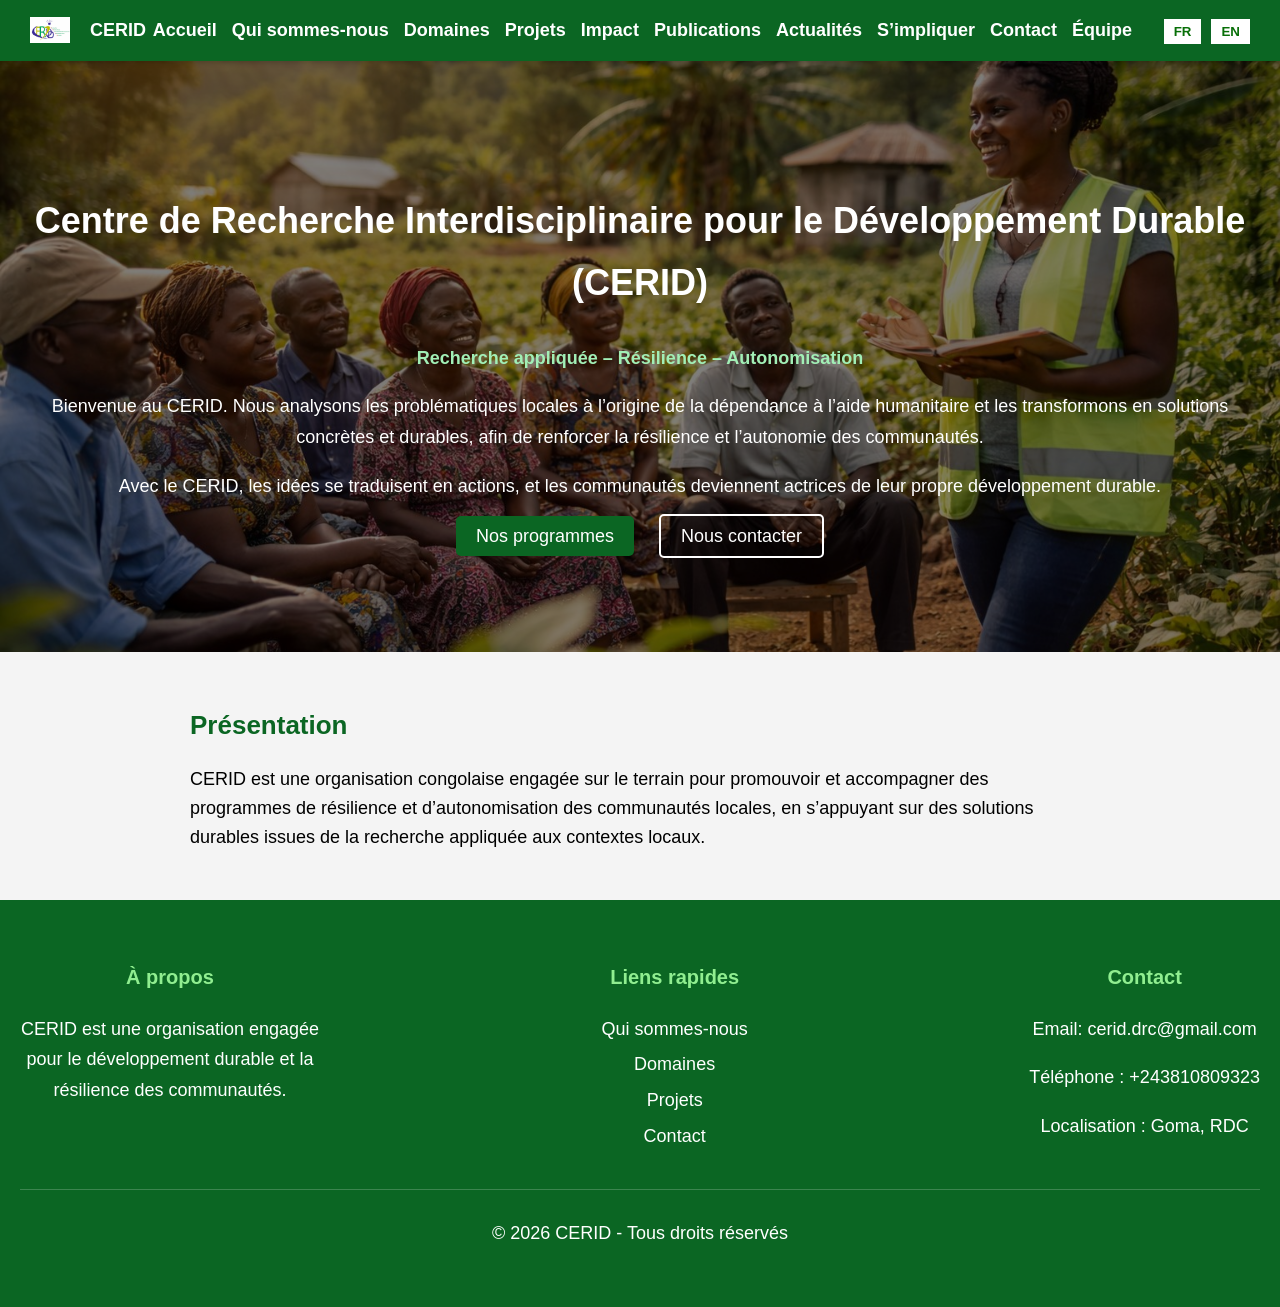
<file: index.html>
<!DOCTYPE html>
<html lang="fr">
<head>
    <meta charset="UTF-8">
    <title>CERID</title>
    <link rel="icon" type="image/x-icon" href="images\logo.png">
    <link rel="stylesheet" href="css/style.css">
</head>

<body>

<header class="navbar">

    <!-- LOGO -->
    <div class="logo">
        <img src="images/logo.png" alt="CERID Logo" width="40">
        <span>CERID</span>
    </div>

    <!-- NAVIGATION -->
    <nav>
        <a href="index.html" data-fr="Accueil" data-en="Home"></a>
        <a href="about.html" data-fr="Qui sommes-nous" data-en="About Us"></a>
        <a href="programs.html" data-fr="Domaines" data-en="Programs"></a>
        <a href="projects.html" data-fr="Projets" data-en="Projects"></a>
        <a href="impact.html" data-fr="Impact" data-en="Impact"></a>
        <a href="publications.html" data-fr="Publications" data-en="Publications"></a>
        <a href="news.html" data-fr="Actualités" data-en="News"></a>
        <a href="get-involved.html" data-fr="S’impliquer" data-en="Get Involved"></a>
        <a href="contact.html" data-fr="Contact" data-en="Contact"></a>
        <a href="team.html" data-fr="Équipe" data-en="Team"></a>
    </nav>

    <!-- LANGUAGE -->
    <div class="language-switch">
        <button onclick="setLanguage('fr')">FR</button>
        <button onclick="setLanguage('en')">EN</button>
    </div>

</header>

<!-- HERO -->

<!-- HERO SECTION -->
<section class="hero">

    <!-- TITLE -->
    <h1 
    data-fr="Centre de Recherche Interdisciplinaire pour le Développement Durable (CERID)"
    data-en="Interdisciplinary Research Center for Sustainable Development (CERID)">
    </h1>

    <!-- SLOGAN -->
    <p class="slogan"
    data-fr="Recherche appliquée – Résilience – Autonomisation"
    data-en="Applied Research – Resilience – Empowerment">
    </p>

    <!-- MAIN MESSAGE -->
    <p 
    data-fr="Bienvenue au CERID. Nous analysons les problématiques locales à l’origine de la dépendance à l’aide humanitaire et les transformons en solutions concrètes et durables, afin de renforcer la résilience et l’autonomie des communautés."
    data-en="Welcome to CERID. We analyze local challenges behind dependency on humanitarian aid and transform them into concrete and sustainable solutions to strengthen community resilience and autonomy.">
    </p>

    <!-- EXTRA DESCRIPTION -->
    <p 
    data-fr="Avec le CERID, les idées se traduisent en actions, et les communautés deviennent actrices de leur propre développement durable."
    data-en="With CERID, ideas turn into action, and communities become actors of their own sustainable development.">
    </p>

    <!-- BUTTONS -->
    <div class="hero-buttons">
        <a href="programs.html" class="btn"
           data-fr="Nos programmes"
           data-en="Our Programs"></a>

        <a href="contact.html" class="btn secondary"
           data-fr="Nous contacter"
           data-en="Contact Us"></a>
    </div>

</section>

<!-- SHORT PRESENTATION -->
<section class="about">

    <h2 data-fr="Présentation"
        data-en="Overview"></h2>

    <p 
    data-fr="CERID est une organisation congolaise engagée sur le terrain pour promouvoir et accompagner des programmes de résilience et d’autonomisation des communautés locales, en s’appuyant sur des solutions durables issues de la recherche appliquée aux contextes locaux."
    data-en="CERID is a Congolese organization actively engaged in promoting and supporting programs focused on resilience and empowerment of local communities, based on sustainable solutions derived from applied research adapted to local contexts.">
    </p>

</section>

<footer class="footer">

    <div class="footer-content">

        <!-- ABOUT -->
        <div>
            <h3 
            data-fr="À propos"
            data-en="About"></h3>

            <p 
            data-fr="CERID est une organisation engagée pour le développement durable et la résilience des communautés."
            data-en="CERID is an organization committed to sustainable development and community resilience.">
            </p>
        </div>

        <!-- QUICK LINKS -->
        <div>
            <h3 
            data-fr="Liens rapides"
            data-en="Quick Links"></h3>

            <ul>
                <li><a href="about.html" data-fr="Qui sommes-nous" data-en="About Us"></a></li>
                <li><a href="programs.html" data-fr="Domaines" data-en="Programs"></a></li>
                <li><a href="projects.html" data-fr="Projets" data-en="Projects"></a></li>
                <li><a href="contact.html" data-fr="Contact" data-en="Contact"></a></li>
            </ul>
        </div>

        <!-- CONTACT -->
        <div>
            <h3 
            data-fr="Contact"
            data-en="Contact"></h3>

            <p>Email: cerid.drc@gmail.com</p>
            <p data-fr="Téléphone : +243810809323" data-en="Phone: +243810809323"></p>
            <p data-fr="Localisation : Goma, RDC" data-en="Location: Goma, DRC"></p>
        </div>

    </div>

    <div class="footer-bottom">
        <p 
        data-fr="© 2026 CERID - Tous droits réservés"
        data-en="© 2026 CERID - All rights reserved">
        </p>
    </div>

</footer>
<!-- LINK JS -->
<script src="js/script.js"></script>

</body>
</html>
</file>
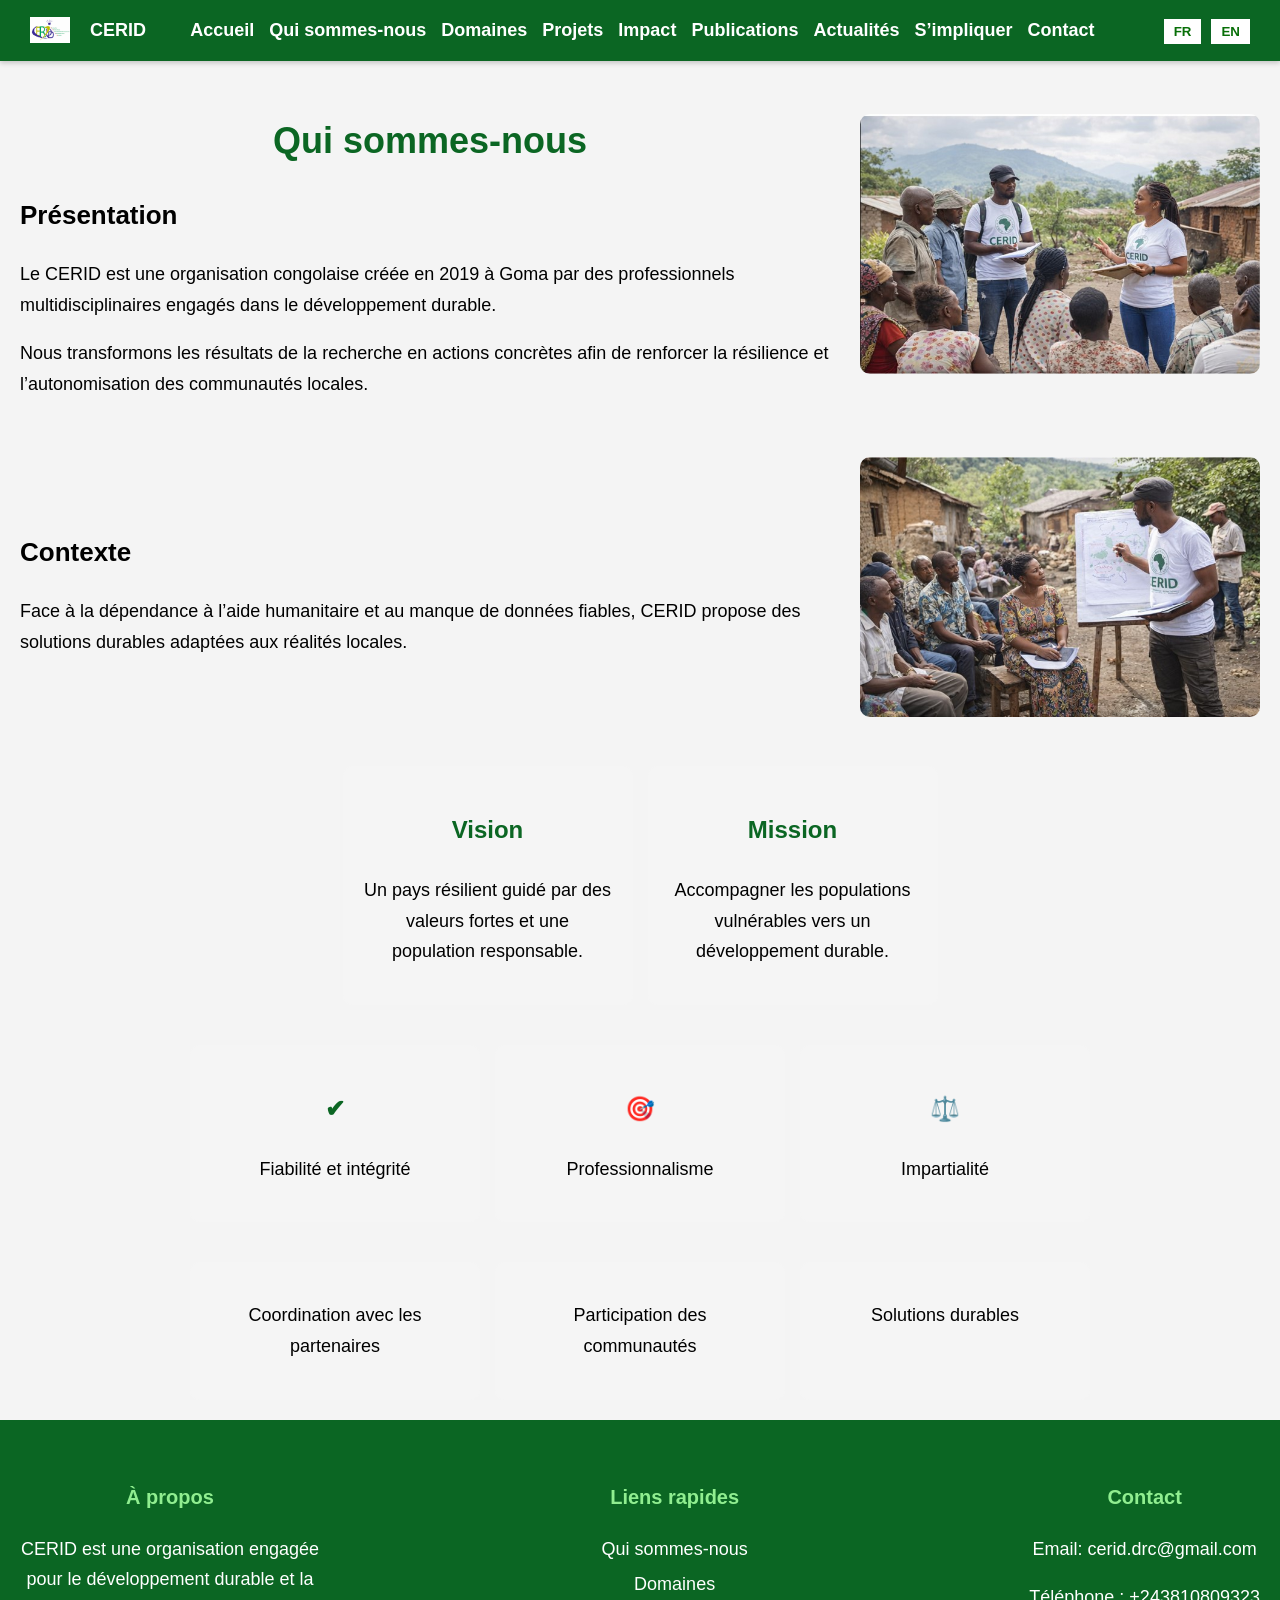
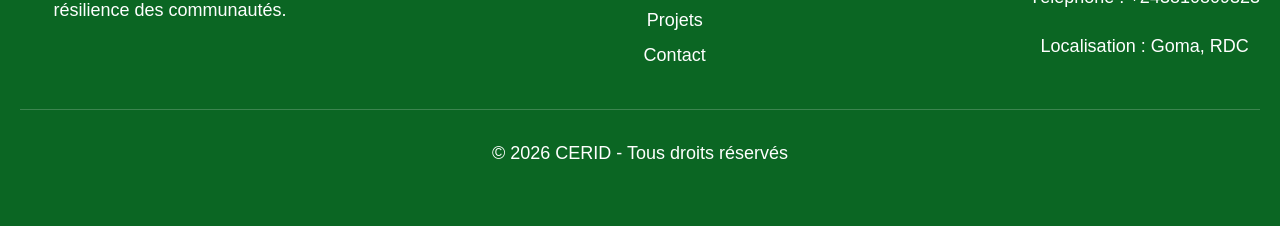
<file: about.html>
<!DOCTYPE html>
<html lang="fr">
<head>
    <meta charset="UTF-8">
    <title>CERID</title>
    <link rel="stylesheet" href="css/style.css">
</head>

<body>

<header class="navbar">

    <!-- LOGO -->
    <div class="logo">
        <img src="images/logo.png" alt="CERID Logo" width="40">
        <span>CERID</span>
    </div>

    <!-- NAVIGATION -->
    <nav>
        <a href="index.html" data-fr="Accueil" data-en="Home"></a>
        <a href="about.html" data-fr="Qui sommes-nous" data-en="About Us"></a>
        <a href="programs.html" data-fr="Domaines" data-en="Programs"></a>
        <a href="projects.html" data-fr="Projets" data-en="Projects"></a>
        <a href="impact.html" data-fr="Impact" data-en="Impact"></a>
        <a href="publications.html" data-fr="Publications" data-en="Publications"></a>
        <a href="news.html" data-fr="Actualités" data-en="News"></a>
        <a href="get-involved.html" data-fr="S’impliquer" data-en="Get Involved"></a>
        <a href="contact.html" data-fr="Contact" data-en="Contact"></a>
    </nav>

    <!-- LANGUAGE -->
    <div class="language-switch">
        <button onclick="setLanguage('fr')">FR</button>
        <button onclick="setLanguage('en')">EN</button>
    </div>

</header>

<!-- HERO -->

<section class="about-flex">

    <div class="about-text">

        <!-- MAIN TITLE -->
        <h1 class="section-title"
            data-fr="Qui sommes-nous"
            data-en="About Us"></h1>

        <!-- SUBTITLE -->
        <h2 data-fr="Présentation" data-en="Overview"></h2>

        <p 
        data-fr="Le CERID est une organisation congolaise créée en 2019 à Goma par des professionnels multidisciplinaires engagés dans le développement durable."
        data-en="CERID is a Congolese organization established in 2019 in Goma by multidisciplinary professionals committed to sustainable development.">
        </p>

        <p 
        data-fr="Nous transformons les résultats de la recherche en actions concrètes afin de renforcer la résilience et l’autonomisation des communautés locales."
        data-en="We transform research findings into concrete actions to strengthen community resilience and empower local communities.">
        </p>

    </div>

    <div class="about-image">
        <img src="images/about1.jpg" alt="Community work">
    </div>

</section>


<section class="about-flex reverse">

    <div class="about-image">
        <img src="images/about2.jpg" alt="Field activities">
    </div>

    <div class="about-text">

        <h2 data-fr="Contexte" data-en="Context"></h2>

        <p 
        data-fr="Face à la dépendance à l’aide humanitaire et au manque de données fiables, CERID propose des solutions durables adaptées aux réalités locales."
        data-en="Facing dependence on humanitarian aid and lack of reliable data, CERID provides sustainable solutions adapted to local realities.">
        </p>

    </div>

</section>


<!-- VISION & MISSION -->
<section class="about-grid">

    <div class="card">
        <h3 data-fr="Vision" data-en="Vision"></h3>
        <p 
        data-fr="Un pays résilient guidé par des valeurs fortes et une population responsable."
        data-en="A resilient country guided by strong values and responsible communities.">
        </p>
    </div>

    <div class="card">
        <h3 data-fr="Mission" data-en="Mission"></h3>
        <p 
        data-fr="Accompagner les populations vulnérables vers un développement durable."
        data-en="Supporting vulnerable communities toward sustainable development.">
        </p>
    </div>

</section>


<!-- VALUES -->
<section class="about-grid">

    <div class="card">
        <h3>✔</h3>
        <p data-fr="Fiabilité et intégrité" data-en="Reliability and integrity"></p>
    </div>

    <div class="card">
        <h3>🎯</h3>
        <p data-fr="Professionnalisme" data-en="Professionalism"></p>
    </div>

    <div class="card">
        <h3>⚖️</h3>
        <p data-fr="Impartialité" data-en="Impartiality"></p>
    </div>

</section>


<!-- STRATEGY -->
<section class="about-grid">

    <div class="card">
        <p data-fr="Coordination avec les partenaires"
           data-en="Coordination with partners"></p>
    </div>

    <div class="card">
        <p data-fr="Participation des communautés"
           data-en="Community participation"></p>
    </div>

    <div class="card">
        <p data-fr="Solutions durables"
           data-en="Sustainable solutions"></p>
    </div>

</section>
<footer class="footer">

    <div class="footer-content">

        <!-- ABOUT -->
        <div>
            <h3 
            data-fr="À propos"
            data-en="About"></h3>

            <p 
            data-fr="CERID est une organisation engagée pour le développement durable et la résilience des communautés."
            data-en="CERID is an organization committed to sustainable development and community resilience.">
            </p>
        </div>

        <!-- QUICK LINKS -->
        <div>
            <h3 
            data-fr="Liens rapides"
            data-en="Quick Links"></h3>

            <ul>
                <li><a href="about.html" data-fr="Qui sommes-nous" data-en="About Us"></a></li>
                <li><a href="programs.html" data-fr="Domaines" data-en="Programs"></a></li>
                <li><a href="projects.html" data-fr="Projets" data-en="Projects"></a></li>
                <li><a href="contact.html" data-fr="Contact" data-en="Contact"></a></li>
            </ul>
        </div>

        <!-- CONTACT -->
        <div>
            <h3 
            data-fr="Contact"
            data-en="Contact"></h3>

            <p>Email: cerid.drc@gmail.com</p>
            <p data-fr="Téléphone : +243810809323" data-en="Phone: +243810809323"></p>
            <p data-fr="Localisation : Goma, RDC" data-en="Location: Goma, DRC"></p>
        </div>

    </div>

    <div class="footer-bottom">
        <p 
        data-fr="© 2026 CERID - Tous droits réservés"
        data-en="© 2026 CERID - All rights reserved">
        </p>
    </div>

</footer>
<!-- LINK JS -->
<script src="js/script.js"></script>

</body>
</html>
</file>
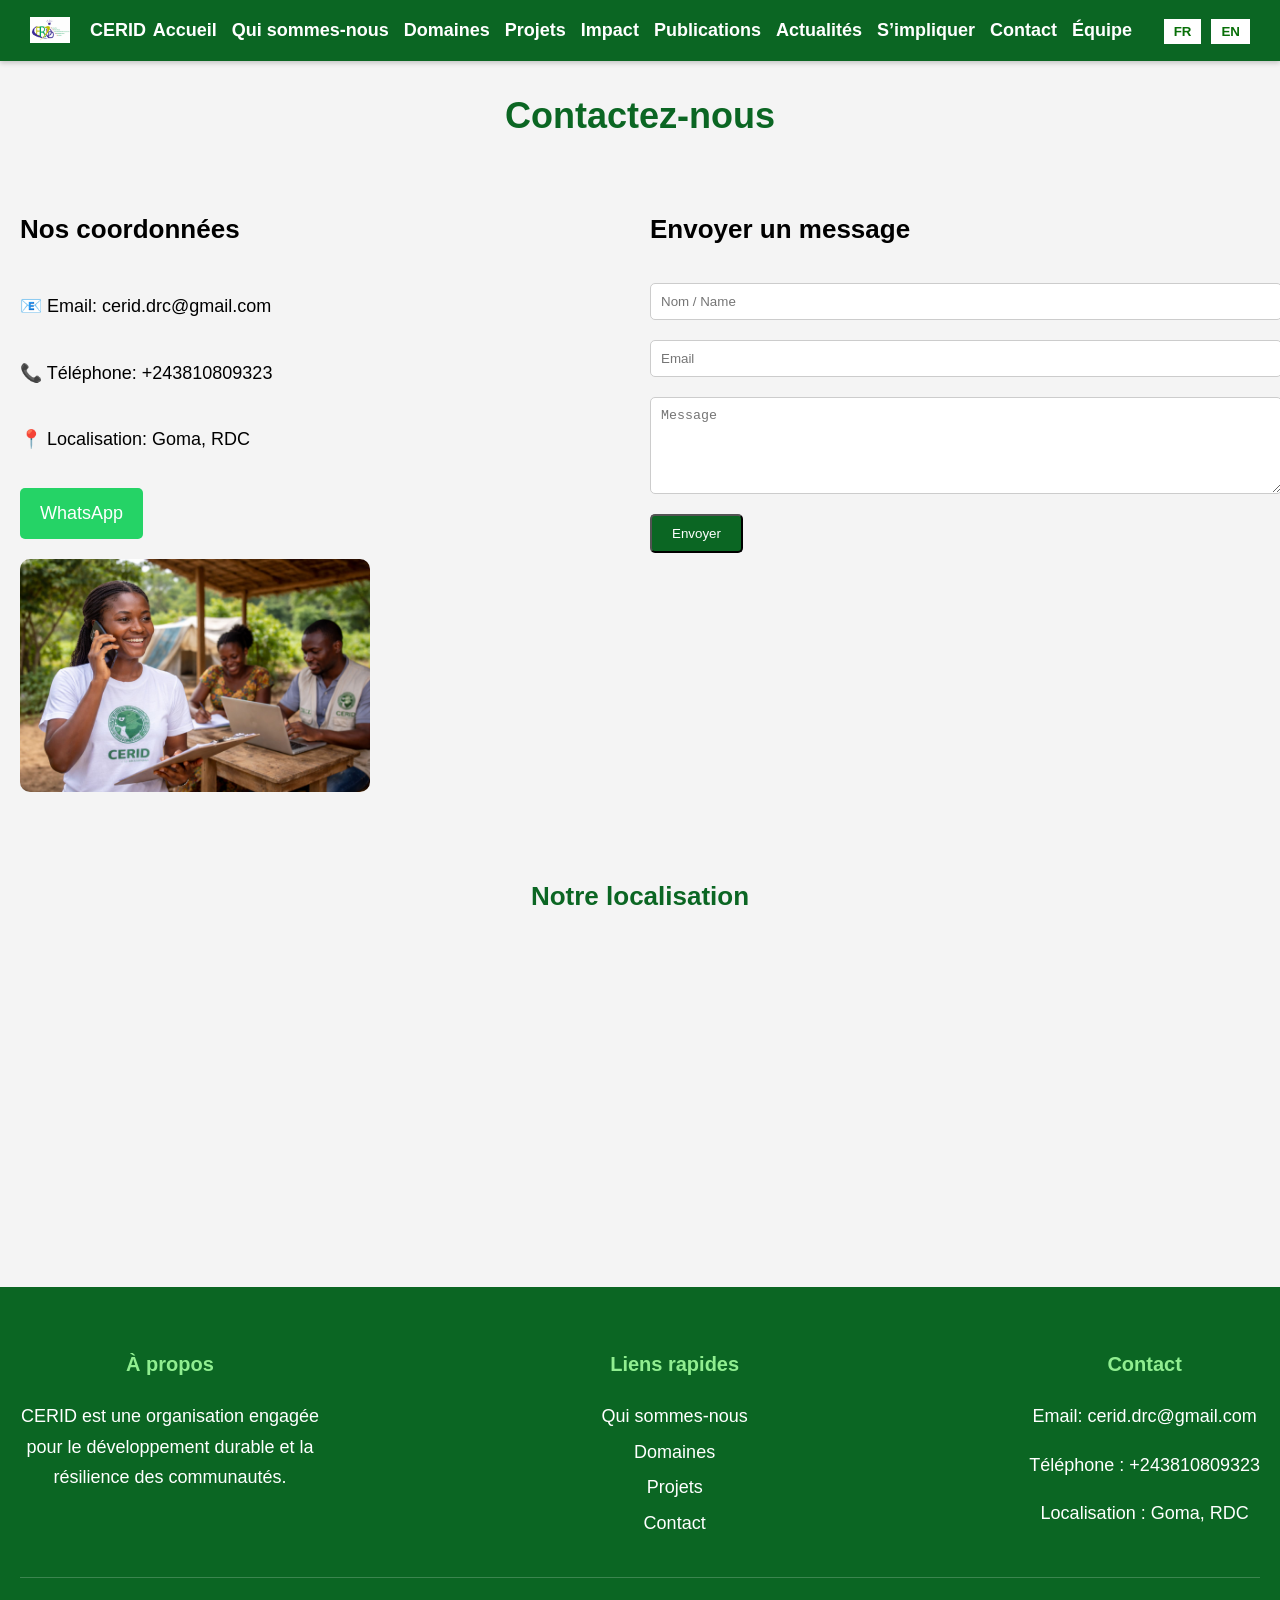
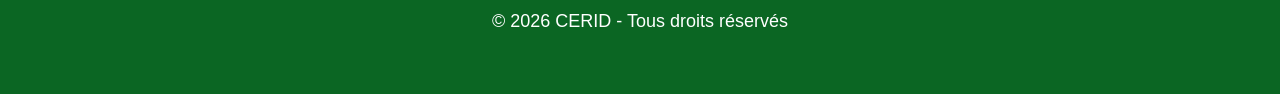
<file: contact.html>
<!DOCTYPE html>
<html lang="fr">
<head>
    <meta charset="UTF-8">
    <title>CERID</title>
    <link rel="stylesheet" href="css/style.css">
</head>

<body>

<header class="navbar">

    <!-- LOGO -->
    <div class="logo">
        <img src="images/logo.png" alt="CERID Logo" width="40">
        <span>CERID</span>
    </div>

    <!-- NAVIGATION -->
    <nav>
        <a href="index.html" data-fr="Accueil" data-en="Home"></a>
        <a href="about.html" data-fr="Qui sommes-nous" data-en="About Us"></a>
        <a href="programs.html" data-fr="Domaines" data-en="Programs"></a>
        <a href="projects.html" data-fr="Projets" data-en="Projects"></a>
        <a href="impact.html" data-fr="Impact" data-en="Impact"></a>
        <a href="publications.html" data-fr="Publications" data-en="Publications"></a>
        <a href="news.html" data-fr="Actualités" data-en="News"></a>
        <a href="get-involved.html" data-fr="S’impliquer" data-en="Get Involved"></a>
        <a href="contact.html" data-fr="Contact" data-en="Contact"></a>
        <a href="team.html" data-fr="Équipe" data-en="Team"></a>
    </nav>

    <!-- LANGUAGE -->
    <div class="language-switch">
        <button onclick="setLanguage('fr')">FR</button>
        <button onclick="setLanguage('en')">EN</button>
    </div>

</header>

<!-- HERO -->

<h1 class="section-title"
    data-fr="Contactez-nous"
    data-en="Contact Us"></h1>

<section class="contact-container">

    <!-- LEFT: INFO -->
    <div class="contact-info">

        <h2 data-fr="Nos coordonnées" data-en="Our Contact"></h2>

        <p>📧 Email: cerid.drc@gmail.com</p>
        <p data-fr="📞 Téléphone: +243810809323"
           data-en="📞 Phone: +243810809323"></p>

        <p data-fr="📍 Localisation: Goma, RDC"
           data-en="📍 Location: Goma, DRC"></p>

        <!-- WHATSAPP BUTTON -->
        <a href="https://wa.me/243810809323" target="_blank" class="whatsapp-btn">
            WhatsApp
        </a>

        <!-- IMAGE -->
        <img src="images/contact.jpg" alt="Contact" class="contact-image">

    </div>

    <!-- RIGHT: FORM -->
    <div class="contact-form">

        <h2 data-fr="Envoyer un message"
            data-en="Send a Message"></h2>

        <form>

            <input type="text" placeholder="Nom / Name" required>

            <input type="email" placeholder="Email" required>

            <textarea placeholder="Message" rows="5" required></textarea>

            <button type="submit" class="btn"
                data-fr="Envoyer"
                data-en="Send"></button>

        </form>

    </div>

</section>

<!--end of herro -->
<section class="map-section">

    <h2 data-fr="Notre localisation"
        data-en="Our Location"></h2>

    <iframe 
        src="https://www.google.com/maps?q=Goma,RDC&output=embed"
        width="100%" 
        height="300" 
        style="border:0; border-radius:10px;"
        allowfullscreen=""
        loading="lazy">
    </iframe>

</section>

<footer class="footer">

    <div class="footer-content">

        <!-- ABOUT -->
        <div>
            <h3 
            data-fr="À propos"
            data-en="About"></h3>

            <p 
            data-fr="CERID est une organisation engagée pour le développement durable et la résilience des communautés."
            data-en="CERID is an organization committed to sustainable development and community resilience.">
            </p>
        </div>

        <!-- QUICK LINKS -->
        <div>
            <h3 
            data-fr="Liens rapides"
            data-en="Quick Links"></h3>

            <ul>
                <li><a href="about.html" data-fr="Qui sommes-nous" data-en="About Us"></a></li>
                <li><a href="programs.html" data-fr="Domaines" data-en="Programs"></a></li>
                <li><a href="projects.html" data-fr="Projets" data-en="Projects"></a></li>
                <li><a href="contact.html" data-fr="Contact" data-en="Contact"></a></li>
            </ul>
        </div>

        <!-- CONTACT -->
        <div>
            <h3 
            data-fr="Contact"
            data-en="Contact"></h3>

            <p>Email: cerid.drc@gmail.com</p>
            <p data-fr="Téléphone : +243810809323" data-en="Phone: +243810809323"></p>
            <p data-fr="Localisation : Goma, RDC" data-en="Location: Goma, DRC"></p>
        </div>

    </div>

    <div class="footer-bottom">
        <p 
        data-fr="© 2026 CERID - Tous droits réservés"
        data-en="© 2026 CERID - All rights reserved">
        </p>
    </div>

</footer>
<!-- LINK JS -->
<script src="js/script.js"></script>

</body>
</html>
</file>
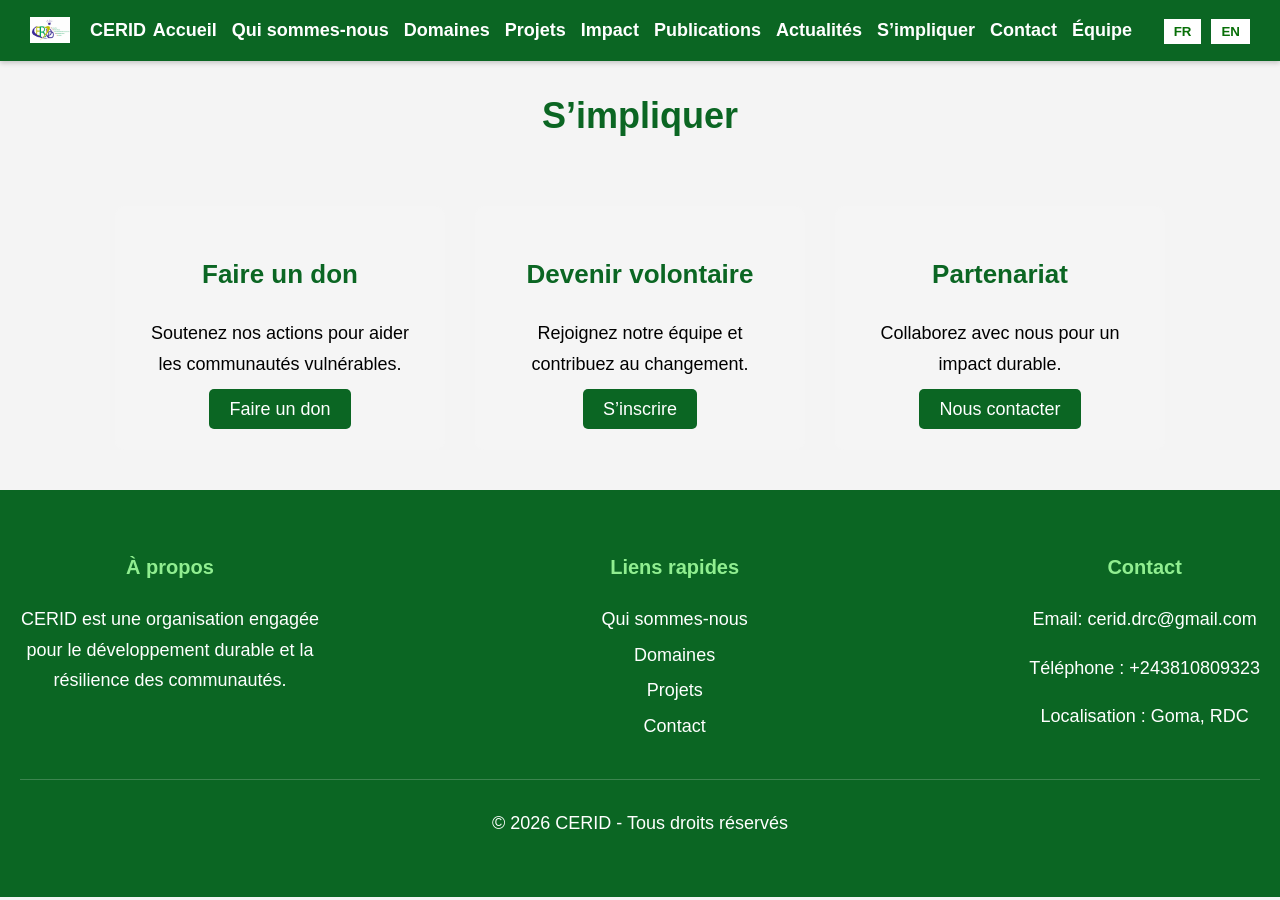
<file: get-involved.html>
<!DOCTYPE html>
<html lang="fr">
<head>
    <meta charset="UTF-8">
    <title>CERID</title>
    <link rel="stylesheet" href="css/style.css">
</head>

<body>

<header class="navbar">

    <!-- LOGO -->
    <div class="logo">
        <img src="images/logo.png" alt="CERID Logo" width="40">
        <span>CERID</span>
    </div>

    <!-- NAVIGATION -->
    <nav>
        <a href="index.html" data-fr="Accueil" data-en="Home"></a>
        <a href="about.html" data-fr="Qui sommes-nous" data-en="About Us"></a>
        <a href="programs.html" data-fr="Domaines" data-en="Programs"></a>
        <a href="projects.html" data-fr="Projets" data-en="Projects"></a>
        <a href="impact.html" data-fr="Impact" data-en="Impact"></a>
        <a href="publications.html" data-fr="Publications" data-en="Publications"></a>
        <a href="news.html" data-fr="Actualités" data-en="News"></a>
        <a href="get-involved.html" data-fr="S’impliquer" data-en="Get Involved"></a>
        <a href="contact.html" data-fr="Contact" data-en="Contact"></a>
        <a href="team.html" data-fr="Équipe" data-en="Team"></a>
    </nav>

    <!-- LANGUAGE -->
    <div class="language-switch">
        <button onclick="setLanguage('fr')">FR</button>
        <button onclick="setLanguage('en')">EN</button>
    </div>

</header>

<!-- HERO -->

<h1 class="section-title"
    data-fr="S’impliquer"
    data-en="Get Involved"></h1>

<section class="involved-container">

    <!-- DONATE -->
    <div class="involved-card">
        <h2 data-fr="Faire un don"
            data-en="Donate"></h2>

        <p 
        data-fr="Soutenez nos actions pour aider les communautés vulnérables."
        data-en="Support our work to help vulnerable communities.">
        </p>

        <a href="donate.html" class="btn"
           data-fr="Faire un don"
           data-en="Donate Now"></a>
    </div>

    <!-- VOLUNTEER -->
    <div class="involved-card">
        <h2 data-fr="Devenir volontaire"
            data-en="Volunteer"></h2>

        <p 
        data-fr="Rejoignez notre équipe et contribuez au changement."
        data-en="Join our team and make a difference.">
        </p>

        <a href="contact.html" class="btn"
           data-fr="S’inscrire"
           data-en="Join Us"></a>
    </div>

    <!-- PARTNERSHIP -->
    <div class="involved-card">
        <h2 data-fr="Partenariat"
            data-en="Partnership"></h2>

        <p 
        data-fr="Collaborez avec nous pour un impact durable."
        data-en="Collaborate with us for sustainable impact.">
        </p>

        <a href="contact.html" class="btn"
           data-fr="Nous contacter"
           data-en="Contact Us"></a>
    </div>

</section>

<!--end of herro -->

<footer class="footer">

    <div class="footer-content">

        <!-- ABOUT -->
        <div>
            <h3 
            data-fr="À propos"
            data-en="About"></h3>

            <p 
            data-fr="CERID est une organisation engagée pour le développement durable et la résilience des communautés."
            data-en="CERID is an organization committed to sustainable development and community resilience.">
            </p>
        </div>

        <!-- QUICK LINKS -->
        <div>
            <h3 
            data-fr="Liens rapides"
            data-en="Quick Links"></h3>

            <ul>
                <li><a href="about.html" data-fr="Qui sommes-nous" data-en="About Us"></a></li>
                <li><a href="programs.html" data-fr="Domaines" data-en="Programs"></a></li>
                <li><a href="projects.html" data-fr="Projets" data-en="Projects"></a></li>
                <li><a href="contact.html" data-fr="Contact" data-en="Contact"></a></li>
            </ul>
        </div>

        <!-- CONTACT -->
        <div>
            <h3 
            data-fr="Contact"
            data-en="Contact"></h3>

            <p>Email: cerid.drc@gmail.com</p>
            <p data-fr="Téléphone : +243810809323" data-en="Phone: +243810809323"></p>
            <p data-fr="Localisation : Goma, RDC" data-en="Location: Goma, DRC"></p>
        </div>

    </div>

    <div class="footer-bottom">
        <p 
        data-fr="© 2026 CERID - Tous droits réservés"
        data-en="© 2026 CERID - All rights reserved">
        </p>
    </div>

</footer>
<!-- LINK JS -->
<script src="js/script.js"></script>

</body>
</html>
</file>
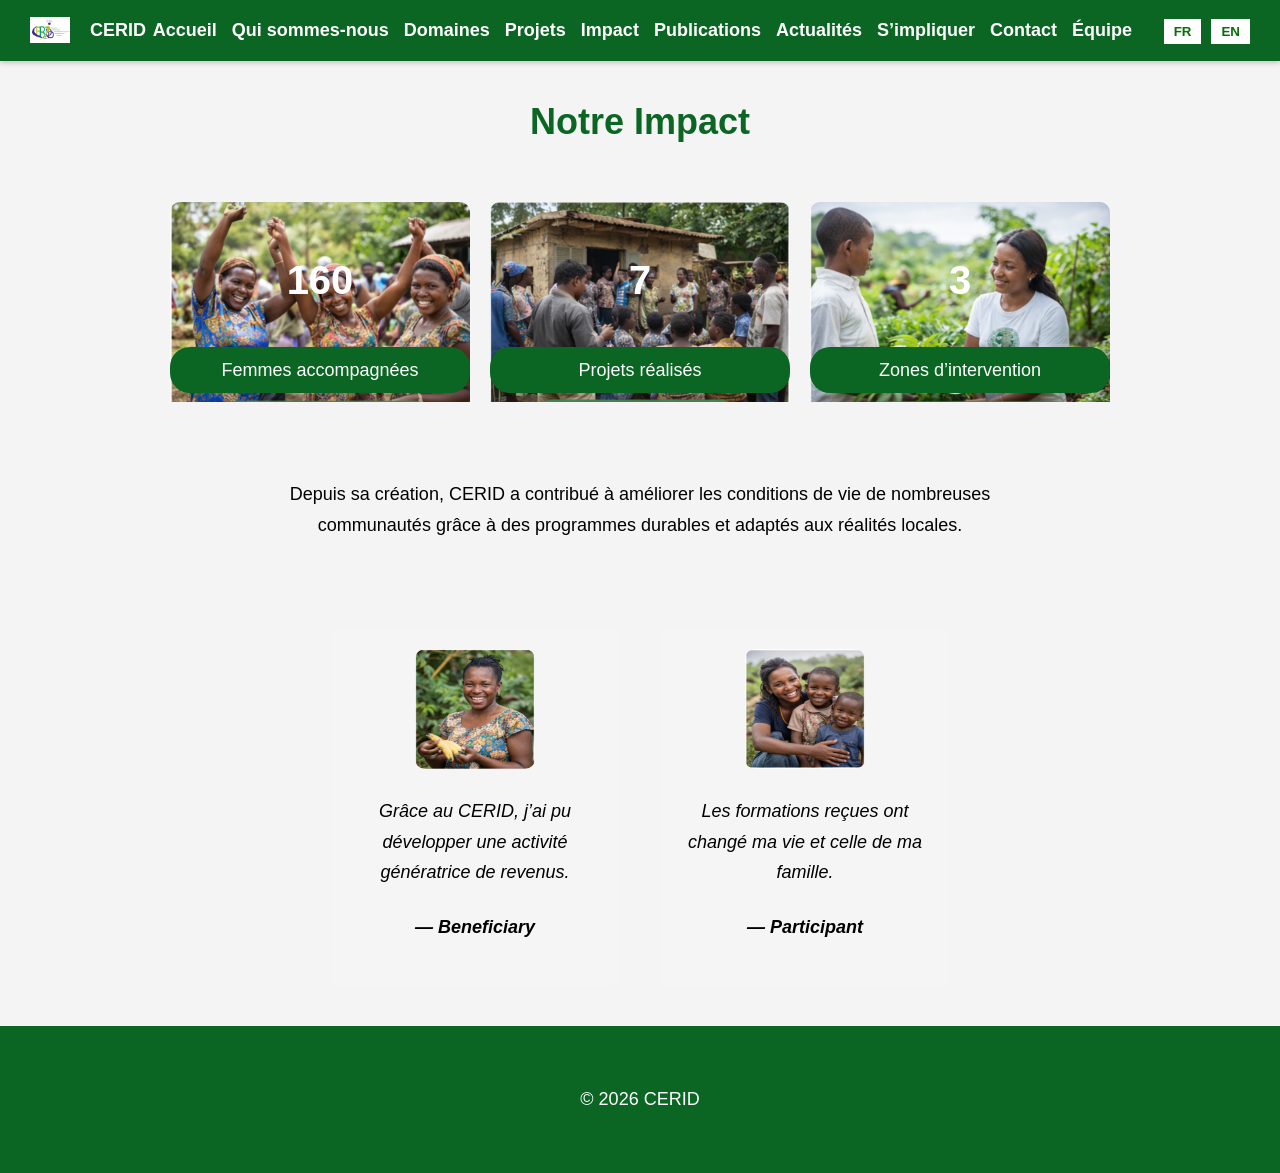
<file: impact.html>
<!DOCTYPE html>
<html lang="fr">
<head>
    <meta charset="UTF-8">
    <title>Impact - CERID</title>
    <link rel="stylesheet" href="css/style.css">
</head>

<body>

<!-- HEADER (keep your existing one) -->
<header class="navbar">
    <div class="logo">
        <img src="images/logo.png" width="40">
        <span>CERID</span>
    </div>

        <!-- NAVIGATION -->
    <nav>
        <a href="index.html" data-fr="Accueil" data-en="Home"></a>
        <a href="about.html" data-fr="Qui sommes-nous" data-en="About Us"></a>
        <a href="programs.html" data-fr="Domaines" data-en="Programs"></a>
        <a href="projects.html" data-fr="Projets" data-en="Projects"></a>
        <a href="impact.html" data-fr="Impact" data-en="Impact"></a>
        <a href="publications.html" data-fr="Publications" data-en="Publications"></a>
        <a href="news.html" data-fr="Actualités" data-en="News"></a>
        <a href="get-involved.html" data-fr="S’impliquer" data-en="Get Involved"></a>
        <a href="contact.html" data-fr="Contact" data-en="Contact"></a>
        <a href="team.html" data-fr="Équipe" data-en="Team"></a>
    </nav>
    <div class="language-switch">
        <button onclick="setLanguage('fr')">FR</button>
        <button onclick="setLanguage('en')">EN</button>
    </div>
</header>

<!-- TITLE -->
<h1 class="impact-title"
    data-fr="Notre Impact"
    data-en="Our Impact"></h1>

<!-- STATS WITH IMAGES -->
<section class="impact-stats">

    <div class="stat-card">
        <img src="images/impact1.jpg">
        <div class="overlay">
            <h2 class="counter" data-target="200">0</h2>
            <p data-fr="Femmes accompagnées" data-en="Women supported"></p>
        </div>
    </div>

    <div class="stat-card">
        <img src="images/impact2.jpg">
        <div class="overlay">
           <h2 class="counter" data-target="10">0</h2>
            <p data-fr="Projets réalisés" data-en="Projects completed"></p>
        </div>
    </div>

    <div class="stat-card">
        <img src="images/impact3.jpg">
        <div class="overlay">
            <h2 class="counter" data-target="5">0</h2>
            <p data-fr="Zones d’intervention" data-en="Areas"></p>
        </div>
    </div>

</section>

<!-- DESCRIPTION -->
<section class="impact-text">
    <p 
    data-fr="Depuis sa création, CERID a contribué à améliorer les conditions de vie de nombreuses communautés grâce à des programmes durables et adaptés aux réalités locales."
    data-en="Since its creation, CERID has improved the living conditions of many communities through sustainable and locally adapted programs.">
    </p>
</section>

<!-- TESTIMONIALS -->
<section class="testimonials">

    <div class="testimonial">
        <img src="images/test1.jpg">
        <p 
        data-fr="Grâce au CERID, j’ai pu développer une activité génératrice de revenus."
        data-en="Thanks to CERID, I developed an income-generating activity.">
        </p>
        <h4>— Beneficiary</h4>
    </div>

    <div class="testimonial">
        <img src="images/test2.jpg">
        <p 
        data-fr="Les formations reçues ont changé ma vie et celle de ma famille."
        data-en="The training changed my life and my family’s future.">
        </p>
        <h4>— Participant</h4>
    </div>

</section>

<!-- FOOTER -->
<footer class="footer">
    <p>© 2026 CERID</p>
</footer>

<script src="js/script.js"></script>

</body>
</html>
</file>
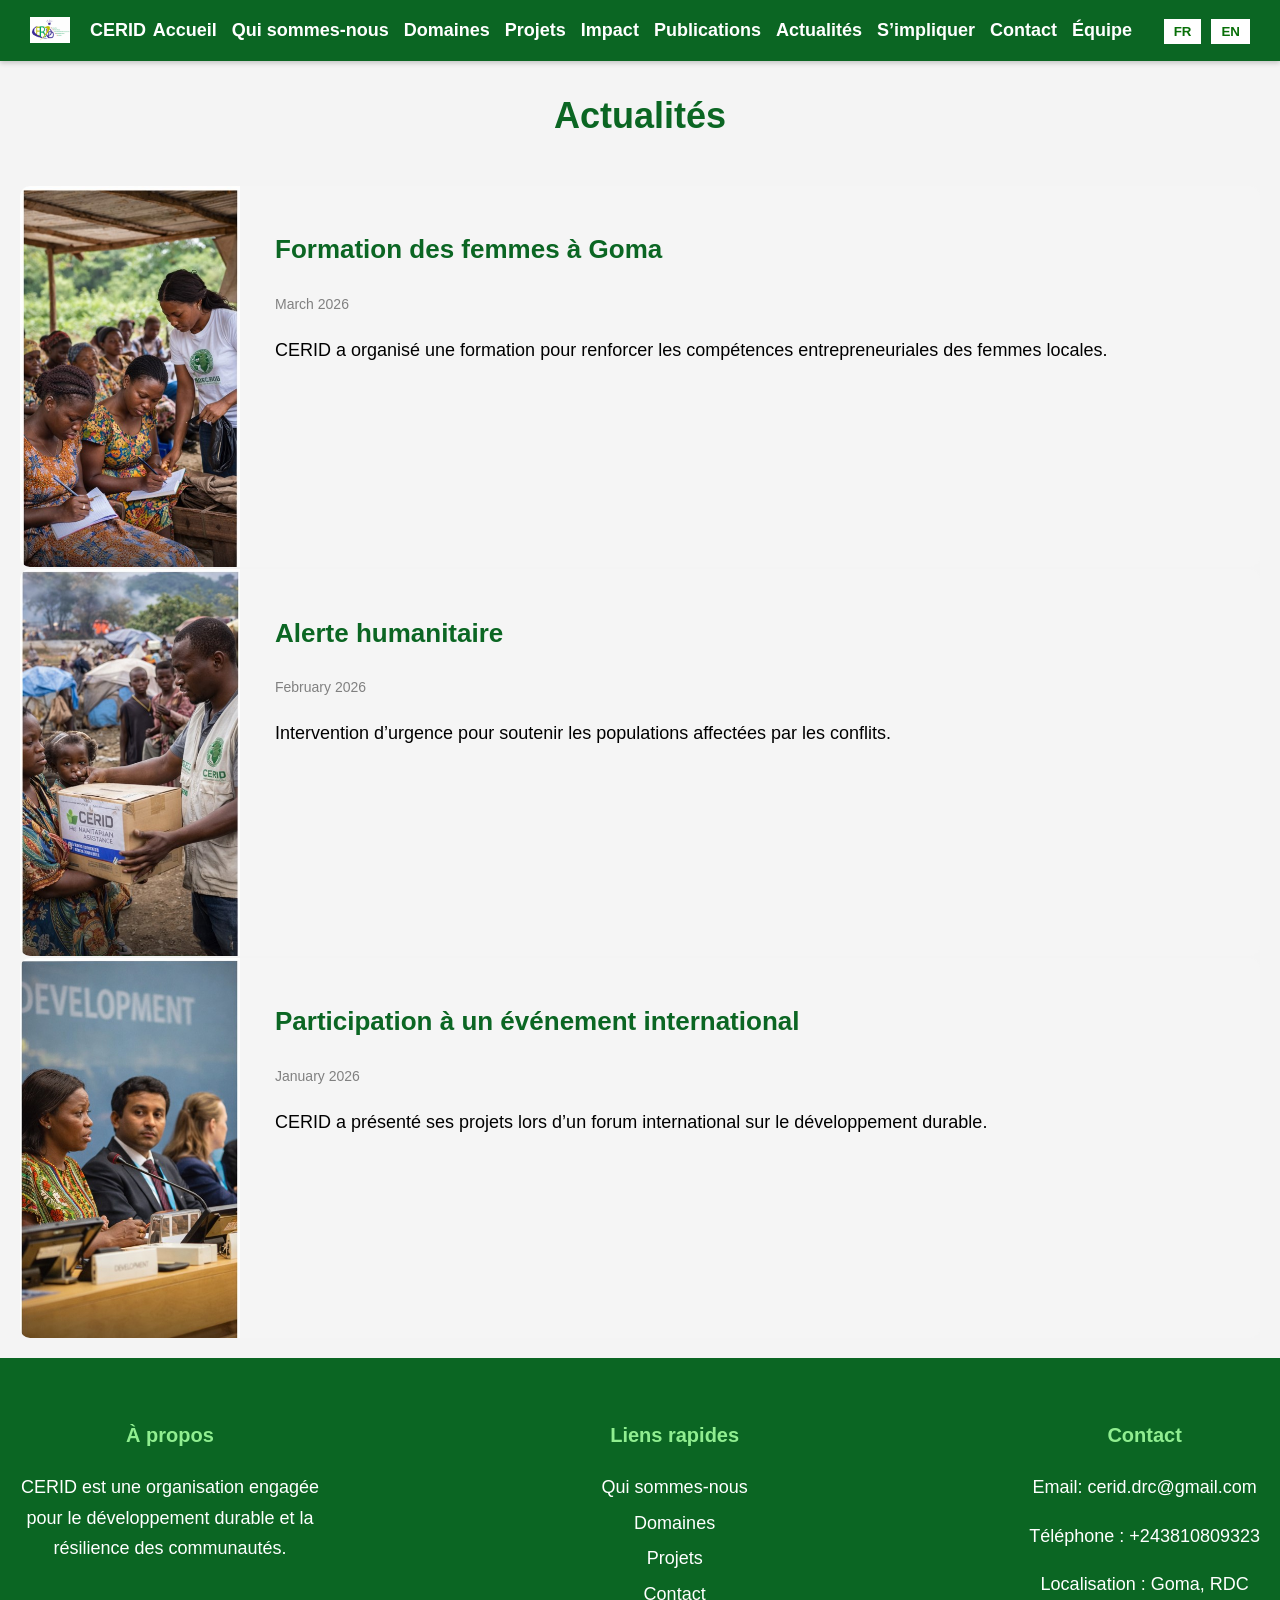
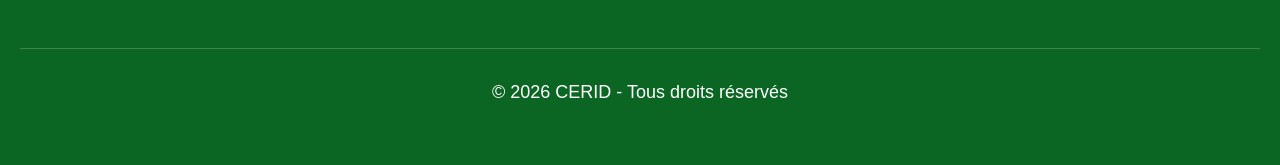
<file: news.html>
<!DOCTYPE html>
<html lang="fr">
<head>
    <meta charset="UTF-8">
    <title>CERID</title>
    <link rel="stylesheet" href="css/style.css">
</head>

<body>

<header class="navbar">

    <!-- LOGO -->
    <div class="logo">
        <img src="images/logo.png" alt="CERID Logo" width="40">
        <span>CERID</span>
    </div>

    <!-- NAVIGATION -->
    <nav>
        <a href="index.html" data-fr="Accueil" data-en="Home"></a>
        <a href="about.html" data-fr="Qui sommes-nous" data-en="About Us"></a>
        <a href="programs.html" data-fr="Domaines" data-en="Programs"></a>
        <a href="projects.html" data-fr="Projets" data-en="Projects"></a>
        <a href="impact.html" data-fr="Impact" data-en="Impact"></a>
        <a href="publications.html" data-fr="Publications" data-en="Publications"></a>
        <a href="news.html" data-fr="Actualités" data-en="News"></a>
        <a href="get-involved.html" data-fr="S’impliquer" data-en="Get Involved"></a>
        <a href="contact.html" data-fr="Contact" data-en="Contact"></a>
        <a href="team.html" data-fr="Équipe" data-en="Team"></a>
    </nav>

    <!-- LANGUAGE -->
    <div class="language-switch">
        <button onclick="setLanguage('fr')">FR</button>
        <button onclick="setLanguage('en')">EN</button>
    </div>

</header>

<!-- HERO -->

<h1 class="section-title"
    data-fr="Actualités"
    data-en="News"></h1>

<section class="news-container">

    <!-- NEWS 1 -->
    <div class="news-card">
        <img src="images/news1.jpg" alt="Activity">

        <div class="news-content">
            <h2 data-fr="Formation des femmes à Goma"
                data-en="Women Training in Goma"></h2>

            <p class="date">March 2026</p>

            <p data-fr="CERID a organisé une formation pour renforcer les compétences entrepreneuriales des femmes locales."
               data-en="CERID organized training to strengthen women's entrepreneurial skills."></p>
        </div>
    </div>

    <!-- NEWS 2 -->
    <div class="news-card">
        <img src="images/news2.jpg" alt="Alert">

        <div class="news-content">
            <h2 data-fr="Alerte humanitaire"
                data-en="Humanitarian Alert"></h2>

            <p class="date">February 2026</p>

            <p data-fr="Intervention d’urgence pour soutenir les populations affectées par les conflits."
               data-en="Emergency intervention to support communities affected by conflict."></p>
        </div>
    </div>

    <!-- NEWS 3 -->
    <div class="news-card">
        <img src="images/news3.jpg" alt="Event">

        <div class="news-content">
            <h2 data-fr="Participation à un événement international"
                data-en="Participation in International Event"></h2>

            <p class="date">January 2026</p>

            <p data-fr="CERID a présenté ses projets lors d’un forum international sur le développement durable."
               data-en="CERID presented its projects at an international development forum."></p>
        </div>
    </div>

</section>
<!--end of herro -->

<footer class="footer">

    <div class="footer-content">

        <!-- ABOUT -->
        <div>
            <h3 
            data-fr="À propos"
            data-en="About"></h3>

            <p 
            data-fr="CERID est une organisation engagée pour le développement durable et la résilience des communautés."
            data-en="CERID is an organization committed to sustainable development and community resilience.">
            </p>
        </div>

        <!-- QUICK LINKS -->
        <div>
            <h3 
            data-fr="Liens rapides"
            data-en="Quick Links"></h3>

            <ul>
                <li><a href="about.html" data-fr="Qui sommes-nous" data-en="About Us"></a></li>
                <li><a href="programs.html" data-fr="Domaines" data-en="Programs"></a></li>
                <li><a href="projects.html" data-fr="Projets" data-en="Projects"></a></li>
                <li><a href="contact.html" data-fr="Contact" data-en="Contact"></a></li>
            </ul>
        </div>

        <!-- CONTACT -->
        <div>
            <h3 
            data-fr="Contact"
            data-en="Contact"></h3>

            <p>Email: cerid.drc@gmail.com</p>
            <p data-fr="Téléphone : +243810809323" data-en="Phone: +243810809323"></p>
            <p data-fr="Localisation : Goma, RDC" data-en="Location: Goma, DRC"></p>
        </div>

    </div>

    <div class="footer-bottom">
        <p 
        data-fr="© 2026 CERID - Tous droits réservés"
        data-en="© 2026 CERID - All rights reserved">
        </p>
    </div>

</footer>
<!-- LINK JS -->
<script src="js/script.js"></script>

</body>
</html>
</file>
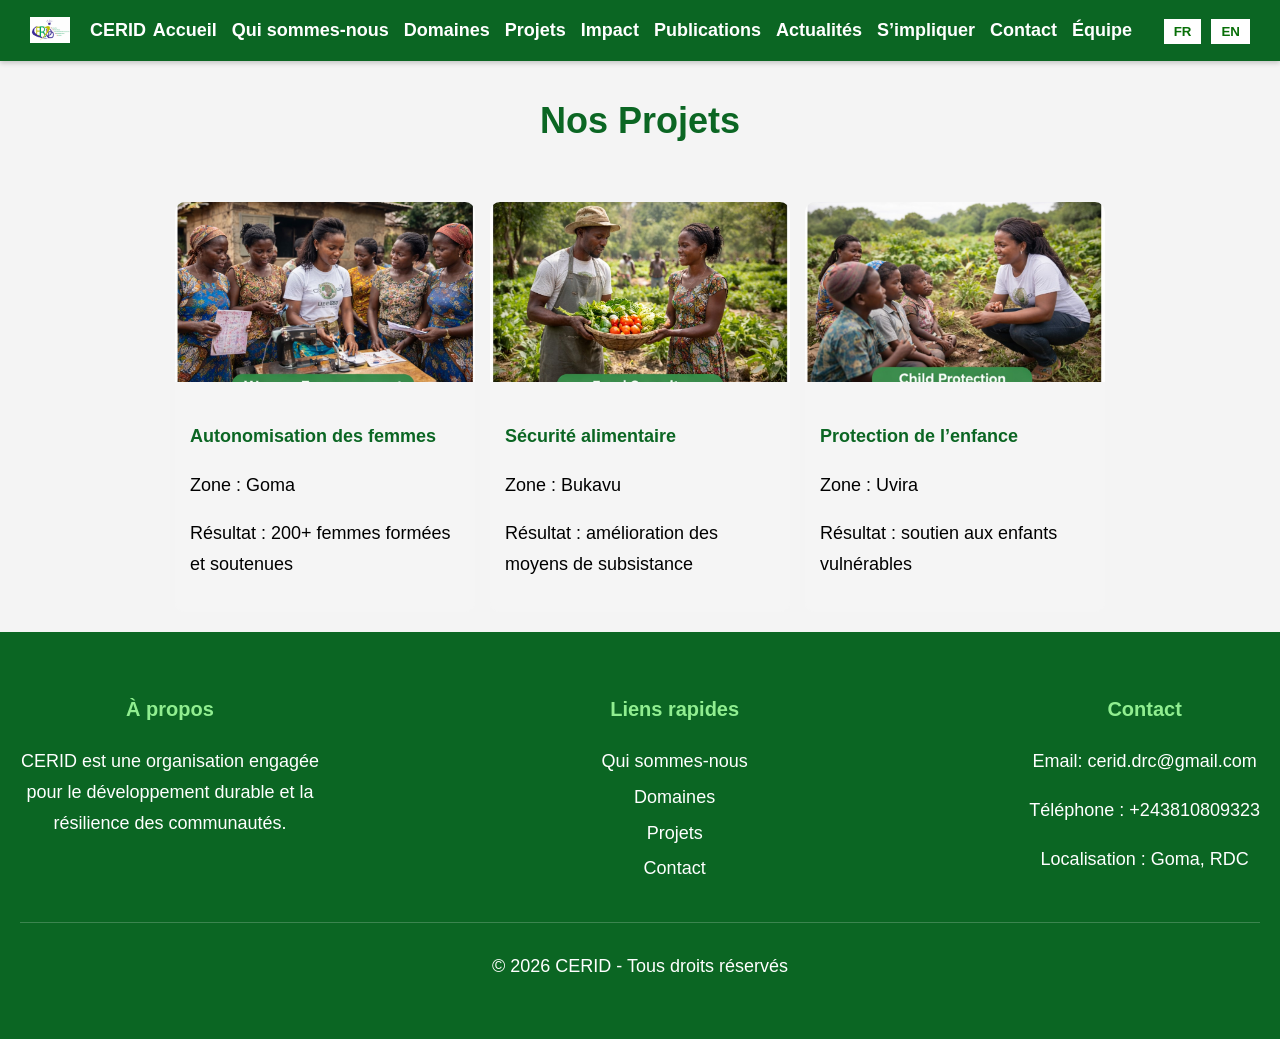
<file: projects.html>
<!DOCTYPE html>
<html lang="fr">
<head>
    <meta charset="UTF-8">
    <title>CERID</title>
    <link rel="stylesheet" href="css/style.css">
</head>

<body>

<header class="navbar">

    <!-- LOGO -->
    <div class="logo">
        <img src="images/logo.png" alt="CERID Logo" width="40">
        <span>CERID</span>
    </div>

    <!-- NAVIGATION -->
    <nav>
        <a href="index.html" data-fr="Accueil" data-en="Home"></a>
        <a href="about.html" data-fr="Qui sommes-nous" data-en="About Us"></a>
        <a href="programs.html" data-fr="Domaines" data-en="Programs"></a>
        <a href="projects.html" data-fr="Projets" data-en="Projects"></a>
        <a href="impact.html" data-fr="Impact" data-en="Impact"></a>
        <a href="publications.html" data-fr="Publications" data-en="Publications"></a>
        <a href="news.html" data-fr="Actualités" data-en="News"></a>
        <a href="get-involved.html" data-fr="S’impliquer" data-en="Get Involved"></a>
        <a href="contact.html" data-fr="Contact" data-en="Contact"></a>
        <a href="team.html" data-fr="Équipe" data-en="Team"></a>
    </nav>

    <!-- LANGUAGE -->
    <div class="language-switch">
        <button onclick="setLanguage('fr')">FR</button>
        <button onclick="setLanguage('en')">EN</button>
    </div>

</header>

<!-- HERO -->

<section class="section-title">
    <h1 data-fr="Nos Projets" data-en="Our Projects"></h1>
</section>

<section class="projects-container">

    <!-- PROJECT 1 -->
    <div class="project-card">
        <img src="images/project1.jpg" alt="Project 1">

        <div class="project-content">
            <h2 data-fr="Autonomisation des femmes" data-en="Women Empowerment"></h2>

            <p data-fr="Zone : Goma" data-en="Location: Goma"></p>

            <p data-fr="Résultat : 200+ femmes formées et soutenues"
               data-en="Result: 200+ women trained and supported">
            </p>
        </div>
    </div>

    <!-- PROJECT 2 -->
    <div class="project-card">
        <img src="images/project2.jpg" alt="Project 2">

        <div class="project-content">
            <h2 data-fr="Sécurité alimentaire" data-en="Food Security"></h2>

            <p data-fr="Zone : Bukavu" data-en="Location: Bukavu"></p>

            <p data-fr="Résultat : amélioration des moyens de subsistance"
               data-en="Result: improved livelihoods">
            </p>
        </div>
    </div>

    <!-- PROJECT 3 -->
    <div class="project-card">
        <img src="images/project3.jpg" alt="Project 3">

        <div class="project-content">
            <h2 data-fr="Protection de l’enfance" data-en="Child Protection"></h2>

            <p data-fr="Zone : Uvira" data-en="Location: Uvira"></p>

            <p data-fr="Résultat : soutien aux enfants vulnérables"
               data-en="Result: support for vulnerable children">
            </p>
        </div>
    </div>

</section>
<footer class="footer">

    <div class="footer-content">

        <!-- ABOUT -->
        <div>
            <h3 
            data-fr="À propos"
            data-en="About"></h3>

            <p 
            data-fr="CERID est une organisation engagée pour le développement durable et la résilience des communautés."
            data-en="CERID is an organization committed to sustainable development and community resilience.">
            </p>
        </div>

        <!-- QUICK LINKS -->
        <div>
            <h3 
            data-fr="Liens rapides"
            data-en="Quick Links"></h3>

            <ul>
                <li><a href="about.html" data-fr="Qui sommes-nous" data-en="About Us"></a></li>
                <li><a href="programs.html" data-fr="Domaines" data-en="Programs"></a></li>
                <li><a href="projects.html" data-fr="Projets" data-en="Projects"></a></li>
                <li><a href="contact.html" data-fr="Contact" data-en="Contact"></a></li>
            </ul>
        </div>

        <!-- CONTACT -->
        <div>
            <h3 
            data-fr="Contact"
            data-en="Contact"></h3>

            <p>Email: cerid.drc@gmail.com</p>
            <p data-fr="Téléphone : +243810809323" data-en="Phone: +243810809323"></p>
            <p data-fr="Localisation : Goma, RDC" data-en="Location: Goma, DRC"></p>
        </div>

    </div>

    <div class="footer-bottom">
        <p 
        data-fr="© 2026 CERID - Tous droits réservés"
        data-en="© 2026 CERID - All rights reserved">
        </p>
    </div>

</footer>
<!-- LINK JS -->
<script src="js/script.js"></script>

</body>
</html>
</file>
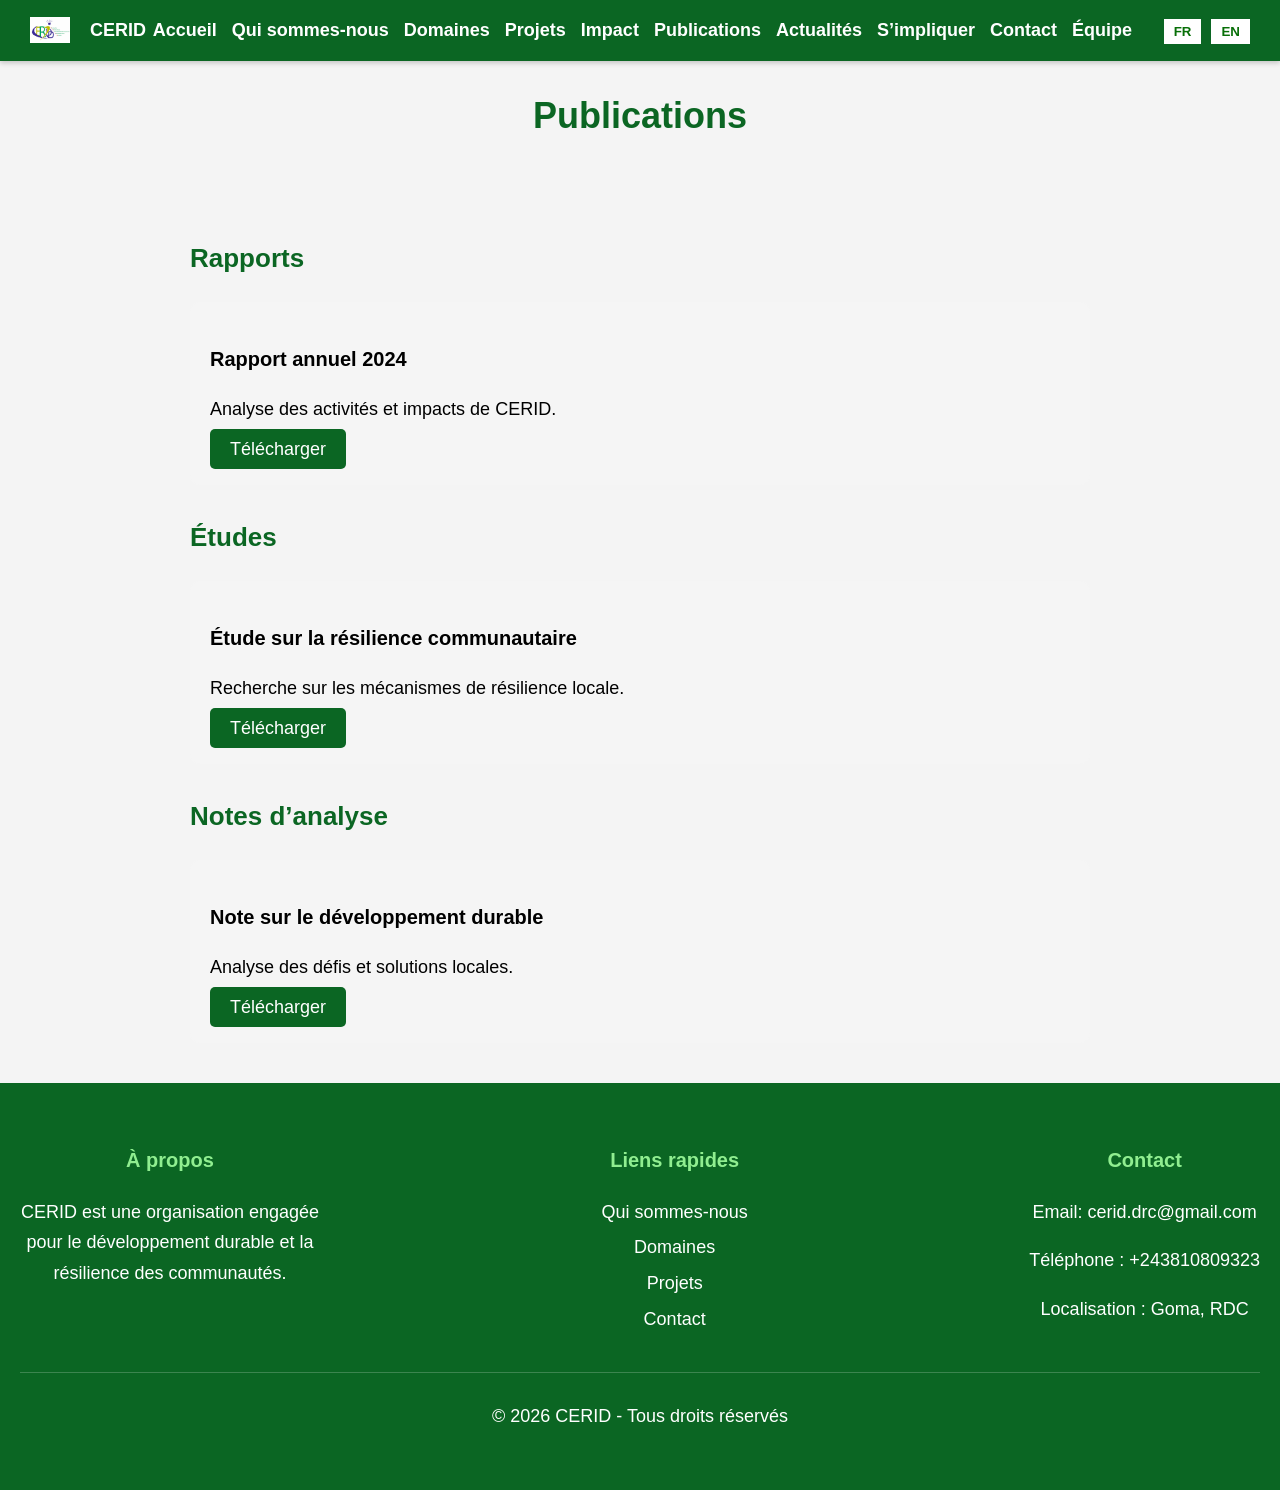
<file: publications.html>
<!DOCTYPE html>
<html lang="fr">
<head>
    <meta charset="UTF-8">
    <title>CERID</title>
    <link rel="stylesheet" href="css/style.css">
</head>

<body>

<header class="navbar">

    <!-- LOGO -->
    <div class="logo">
        <img src="images/logo.png" alt="CERID Logo" width="40">
        <span>CERID</span>
    </div>

    <!-- NAVIGATION -->
    <nav>
        <a href="index.html" data-fr="Accueil" data-en="Home"></a>
        <a href="about.html" data-fr="Qui sommes-nous" data-en="About Us"></a>
        <a href="programs.html" data-fr="Domaines" data-en="Programs"></a>
        <a href="projects.html" data-fr="Projets" data-en="Projects"></a>
        <a href="impact.html" data-fr="Impact" data-en="Impact"></a>
        <a href="publications.html" data-fr="Publications" data-en="Publications"></a>
        <a href="news.html" data-fr="Actualités" data-en="News"></a>
        <a href="get-involved.html" data-fr="S’impliquer" data-en="Get Involved"></a>
        <a href="contact.html" data-fr="Contact" data-en="Contact"></a>
        <a href="team.html" data-fr="Équipe" data-en="Team"></a>
    </nav>

    <!-- LANGUAGE -->
    <div class="language-switch">
        <button onclick="setLanguage('fr')">FR</button>
        <button onclick="setLanguage('en')">EN</button>
    </div>

</header>

<!-- HERO -->

<h1 class="section-title"
    data-fr="Publications"
    data-en="Publications"></h1>

<section class="publications-container">

    <!-- REPORTS -->
    <h2 data-fr="Rapports" data-en="Reports"></h2>

    <div class="pub-card">
        <h3 data-fr="Rapport annuel 2024"
            data-en="Annual Report 2024"></h3>

        <p data-fr="Analyse des activités et impacts de CERID."
           data-en="Analysis of CERID activities and impact."></p>

        <a href="files/report2024.pdf" class="btn" target="_blank"
           data-fr="Télécharger"
           data-en="Download"></a>
         </div>

    <!-- STUDIES -->
    <h2 data-fr="Études" data-en="Studies"></h2>

    <div class="pub-card">
        <h3 data-fr="Étude sur la résilience communautaire"
            data-en="Study on Community Resilience"></h3>

        <p data-fr="Recherche sur les mécanismes de résilience locale."
           data-en="Research on local resilience mechanisms."></p>

        <a href="files/report2024.pdf" class="btn" target="_blank"
           data-fr="Télécharger"
           data-en="Download"></a>
    </div>

    <!-- ANALYSIS -->
    <h2 data-fr="Notes d’analyse"
        data-en="Policy Briefs"></h2>

    <div class="pub-card">
        <h3 data-fr="Note sur le développement durable"
            data-en="Brief on Sustainable Development"></h3>

        <p data-fr="Analyse des défis et solutions locales."
           data-en="Analysis of challenges and local solutions."></p>

        <a href="files/report2024.pdf" class="btn"
           data-fr="Télécharger"
           data-en="Download" target="_blank"></a>
    </div>

</section>
<footer class="footer">

    <div class="footer-content">

        <!-- ABOUT -->
        <div>
            <h3 
            data-fr="À propos"
            data-en="About"></h3>

            <p 
            data-fr="CERID est une organisation engagée pour le développement durable et la résilience des communautés."
            data-en="CERID is an organization committed to sustainable development and community resilience.">
            </p>
        </div>

        <!-- QUICK LINKS -->
        <div>
            <h3 
            data-fr="Liens rapides"
            data-en="Quick Links"></h3>

            <ul>
                <li><a href="about.html" data-fr="Qui sommes-nous" data-en="About Us"></a></li>
                <li><a href="programs.html" data-fr="Domaines" data-en="Programs"></a></li>
                <li><a href="projects.html" data-fr="Projets" data-en="Projects"></a></li>
                <li><a href="contact.html" data-fr="Contact" data-en="Contact"></a></li>
            </ul>
        </div>

        <!-- CONTACT -->
        <div>
            <h3 
            data-fr="Contact"
            data-en="Contact"></h3>

            <p>Email: cerid.drc@gmail.com</p>
            <p data-fr="Téléphone : +243810809323" data-en="Phone: +243810809323"></p>
            <p data-fr="Localisation : Goma, RDC" data-en="Location: Goma, DRC"></p>
        </div>

    </div>

    <div class="footer-bottom">
        <p 
        data-fr="© 2026 CERID - Tous droits réservés"
        data-en="© 2026 CERID - All rights reserved">
        </p>
    </div>

</footer>
<!-- LINK JS -->
<script src="js/script.js"></script>

</body>
</html>
</file>
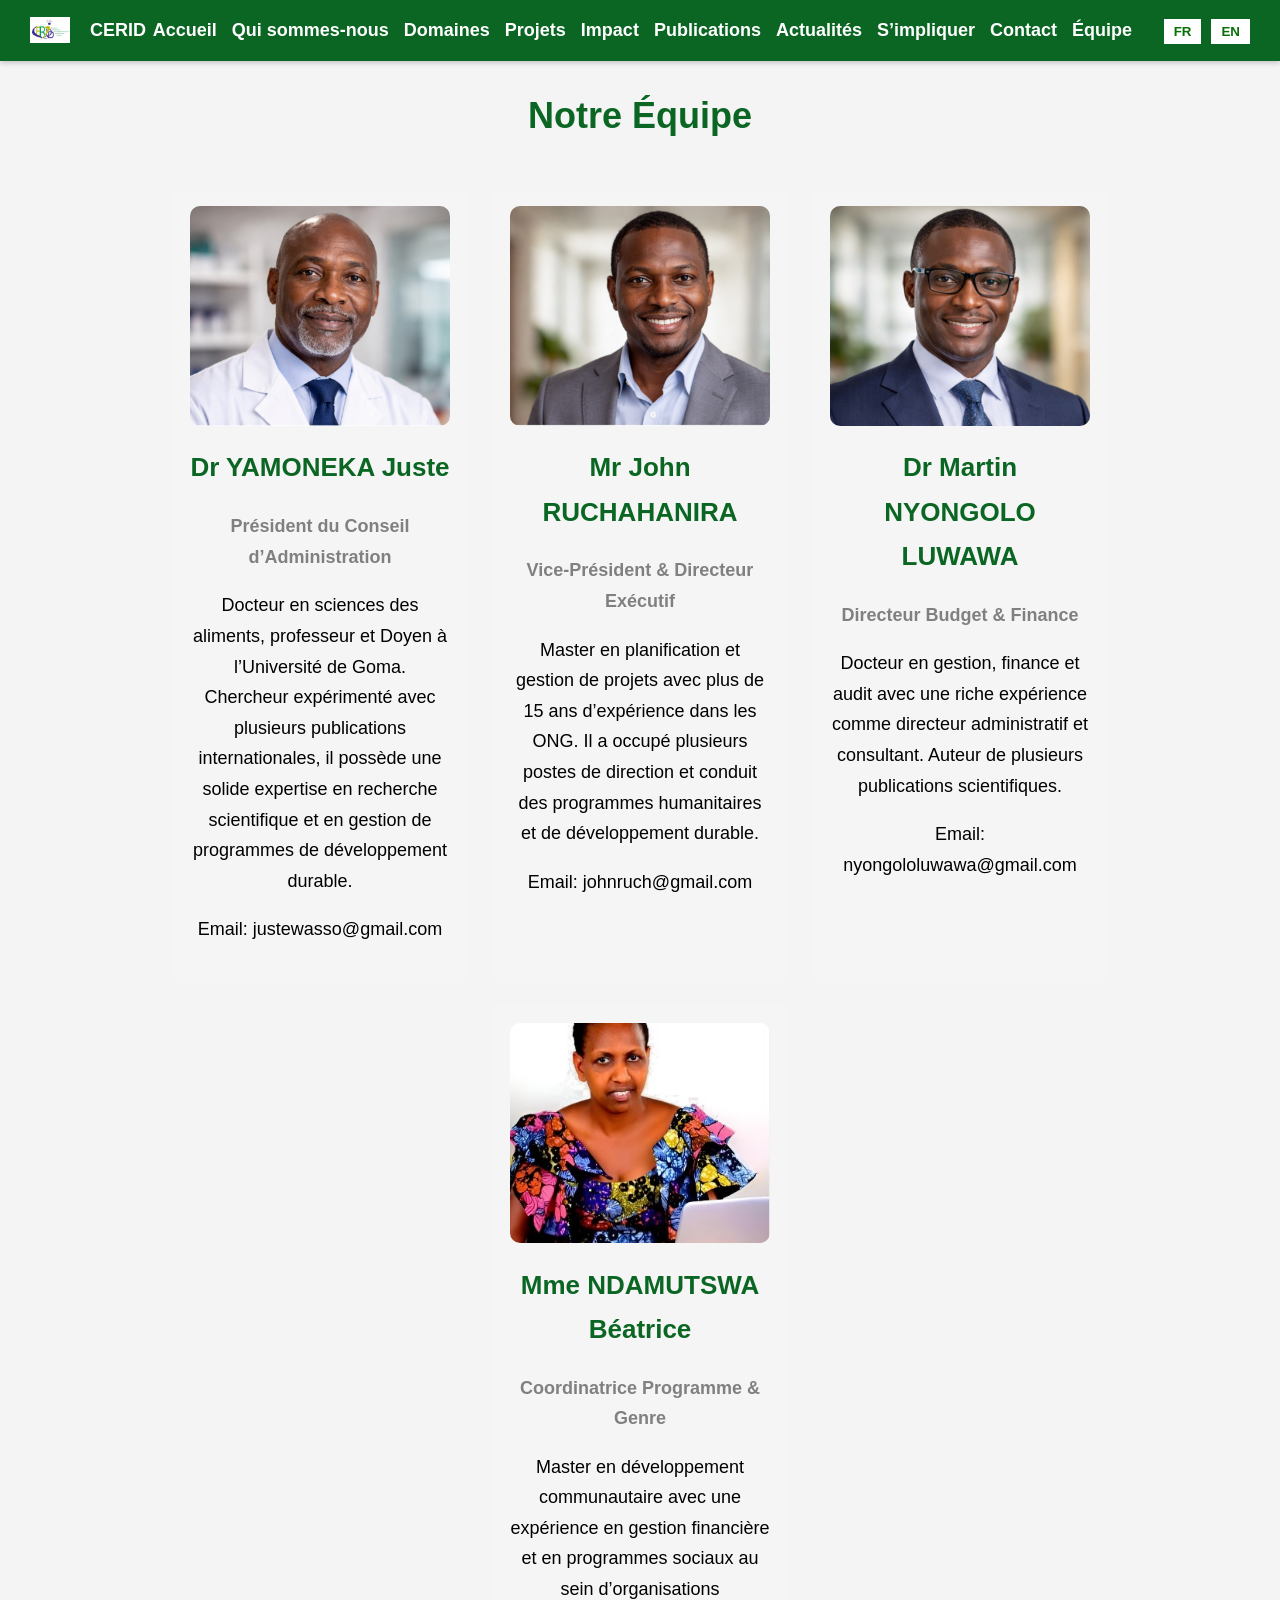
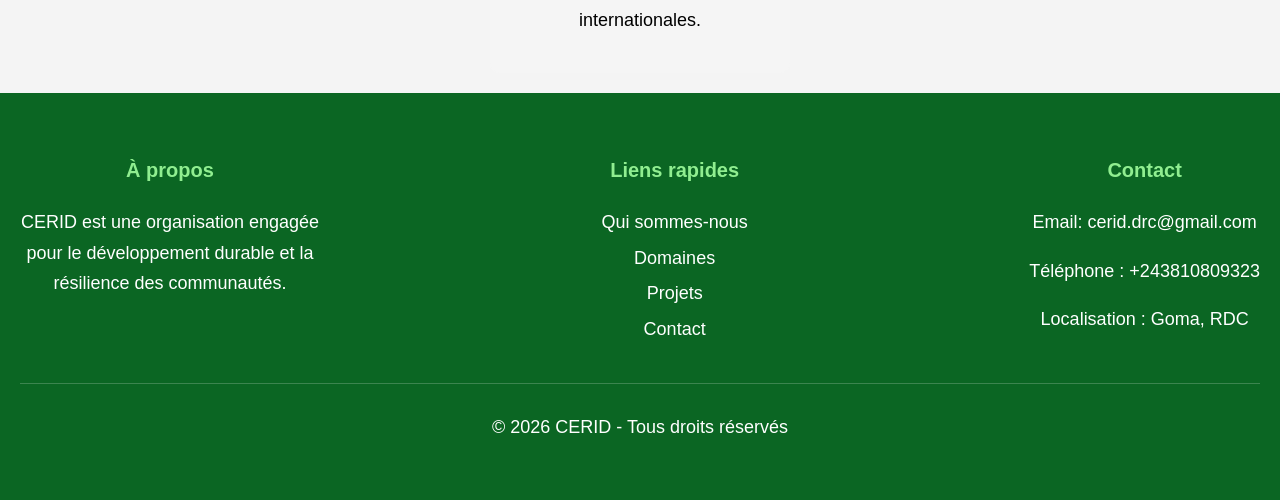
<file: team.html>
<!DOCTYPE html>
<html lang="fr">
<head>
    <meta charset="UTF-8">
    <title>CERID</title>
    <link rel="stylesheet" href="css/style.css">
</head>

<body>

<header class="navbar">

    <!-- LOGO -->
    <div class="logo">
        <img src="images/logo.png" alt="CERID Logo" width="40">
        <span>CERID</span>
    </div>

    <!-- NAVIGATION -->
    <nav>
        <a href="index.html" data-fr="Accueil" data-en="Home"></a>
        <a href="about.html" data-fr="Qui sommes-nous" data-en="About Us"></a>
        <a href="programs.html" data-fr="Domaines" data-en="Programs"></a>
        <a href="projects.html" data-fr="Projets" data-en="Projects"></a>
        <a href="impact.html" data-fr="Impact" data-en="Impact"></a>
        <a href="publications.html" data-fr="Publications" data-en="Publications"></a>
        <a href="news.html" data-fr="Actualités" data-en="News"></a>
        <a href="get-involved.html" data-fr="S’impliquer" data-en="Get Involved"></a>
        <a href="contact.html" data-fr="Contact" data-en="Contact"></a>
        <a href="team.html" data-fr="Équipe" data-en="Team"></a>
    </nav>

    <!-- LANGUAGE -->
    <div class="language-switch">
        <button onclick="setLanguage('fr')">FR</button>
        <button onclick="setLanguage('en')">EN</button>
    </div>

</header>

<!-- HERO -->

<h1 class="section-title"
    data-fr="Notre Équipe"
    data-en="Our Team"></h1>

<section class="team-container">

    <!-- MEMBER 1 -->
    <div class="team-card">
        <img src="images/team1.jpg" alt="Dr YAMONEKA">

        <h2>Dr YAMONEKA Juste</h2>

        <p class="role"
           data-fr="Président du Conseil d’Administration"
           data-en="Chairman of the Board"></p>

        <p 
        data-fr="Docteur en sciences des aliments, professeur et Doyen à l’Université de Goma. Chercheur expérimenté avec plusieurs publications internationales, il possède une solide expertise en recherche scientifique et en gestion de programmes de développement durable."
        data-en="PhD in Food Science, professor and Dean at the University of Goma. An experienced researcher with multiple international publications, he has strong expertise in scientific research and sustainable development program management.">
        </p>

        <p>Email: justewasso@gmail.com</p>
    </div>

    <!-- MEMBER 2 -->
    <div class="team-card">
        <img src="images/team2.jpg" alt="John RUCHAHANIRA">

        <h2>Mr John RUCHAHANIRA</h2>

        <p class="role"
           data-fr="Vice-Président & Directeur Exécutif"
           data-en="Vice Chairman & Executive Director"></p>

        <p 
        data-fr="Master en planification et gestion de projets avec plus de 15 ans d’expérience dans les ONG. Il a occupé plusieurs postes de direction et conduit des programmes humanitaires et de développement durable."
        data-en="Master’s degree in Project Planning and Management with over 15 years of experience in NGOs. He has held several leadership roles and led humanitarian and sustainable development programs.">
        </p>

        <p>Email: johnruch@gmail.com</p>
    </div>

    <!-- MEMBER 3 -->
    <div class="team-card">
        <img src="images/team3.jpg" alt="Dr NYONGOLO">

        <h2>Dr Martin NYONGOLO LUWAWA</h2>

        <p class="role"
           data-fr="Directeur Budget & Finance"
           data-en="Director of Budget & Finance"></p>

        <p 
        data-fr="Docteur en gestion, finance et audit avec une riche expérience comme directeur administratif et consultant. Auteur de plusieurs publications scientifiques."
        data-en="PhD in Management, Finance and Audit with extensive experience as an administrative director and consultant. Author of several scientific publications.">
        </p>

        <p>Email: nyongololuwawa@gmail.com</p>
    </div>

    <!-- MEMBER 4 -->
    <div class="team-card">
        <img src="images/team4.jpg" alt="Beatrice">

        <h2>Mme NDAMUTSWA Béatrice</h2>

        <p class="role"
           data-fr="Coordinatrice Programme & Genre"
           data-en="Program & Gender Coordinator"></p>

        <p 
        data-fr="Master en développement communautaire avec une expérience en gestion financière et en programmes sociaux au sein d’organisations internationales."
        data-en="Master’s degree in Community Development with experience in financial management and social programs within international organizations.">
        </p>
    </div>

</section>  


<footer class="footer">

    <div class="footer-content">

        <!-- ABOUT -->
        <div>
            <h3 
            data-fr="À propos"
            data-en="About"></h3>

            <p 
            data-fr="CERID est une organisation engagée pour le développement durable et la résilience des communautés."
            data-en="CERID is an organization committed to sustainable development and community resilience.">
            </p>
        </div>

        <!-- QUICK LINKS -->
        <div>
            <h3 
            data-fr="Liens rapides"
            data-en="Quick Links"></h3>

            <ul>
                <li><a href="about.html" data-fr="Qui sommes-nous" data-en="About Us"></a></li>
                <li><a href="programs.html" data-fr="Domaines" data-en="Programs"></a></li>
                <li><a href="projects.html" data-fr="Projets" data-en="Projects"></a></li>
                <li><a href="contact.html" data-fr="Contact" data-en="Contact"></a></li>
            </ul>
        </div>

        <!-- CONTACT -->
        <div>
            <h3 
            data-fr="Contact"
            data-en="Contact"></h3>

            <p>Email: cerid.drc@gmail.com</p>
            <p data-fr="Téléphone : +243810809323" data-en="Phone: +243810809323"></p>
            <p data-fr="Localisation : Goma, RDC" data-en="Location: Goma, DRC"></p>
        </div>

    </div>

    <div class="footer-bottom">
        <p 
        data-fr="© 2026 CERID - Tous droits réservés"
        data-en="© 2026 CERID - All rights reserved">
        </p>
    </div>

</footer>
<!-- LINK JS -->
<script src="js/script.js"></script>

</body>
</html>
</file>
<file: css/style.css>
/* RESET */
body {
    margin: 0;
    font-family: Arial, sans-serif;
    font-size: 18px; /* 🔥 increased from default (~16px) */
    line-height: 1.7;
}
h1 {
    font-size: 36px;
}

h2 {
    font-size: 26px;
}

h3 {
    font-size: 20px;
}
/* NAVBAR */
.navbar {
    display: flex;
    justify-content: space-between;
    align-items: center;
    padding: 15px 30px;
    background-color: #0b6623; /* NGO GREEN */
    color: white;
}

.navbar ul {
    list-style: none;
    display: flex;
    gap: 15px;
}

.navbar a {
    color: white;
    text-decoration: none;
}

/* LOGO */
.logo {
    color: #90ee90;
}

/* FOOTER */
footer {
    text-align: center;
    padding: 20px;
    background-color: #0b6623;
    color: white;
}
/*.hero {
    text-align: center;
    padding: 80px 20px;
    background-color: #e8f5e9;
}

.btn {
    display: inline-block;
    padding: 10px 20px;
    margin: 10px;
    background-color: #0b6623;
    color: white;
    text-decoration: none;
}

.btn.secondary {
    background-color: white;
    color: #0b6623;
    border: 2px solid #0b6623;
}*/
.language-switch {
    margin-left: 20px;
}

.language-switch a {
    color: #90ee90;
    text-decoration: none;
    font-weight: bold;
}
.language-switch button {
    margin-left: 5px;
    padding: 5px 10px;
    cursor: pointer;
    border: none;
    background: white;
    color: #086f08;
    font-weight: bold;
}
nav {
    display: flex;
    gap: 15px;
    flex-wrap: wrap;
}

nav a {
    color: white;
    text-decoration: none;
    font-weight: bold;
}

nav a:hover {
    text-decoration: underline;
    transition: 0.3s;
}
nav a.active {
    border-bottom: 2px solid #90ee90;
}
.footer {
    background-color: #0b6623;
    color: white;
    padding: 40px 20px;
}

.footer-content {
    display: flex;
    justify-content: space-between;
    flex-wrap: wrap;
    gap: 20px;
}

.footer-content div {
    max-width: 300px;
}

.footer h3 {
    color: #90ee90;
}

.footer ul {
    list-style: none;
    padding: 0;
}

.footer ul li {
    margin: 5px 0;
}

.footer a {
    color: white;
    text-decoration: none;
}

.footer a:hover {
    text-decoration: underline;
}

.footer-bottom {
    text-align: center;
    margin-top: 20px;
    border-top: 1px solid #ffffff33;
    padding-top: 10px;
}
.footer-brand {
    display: flex;
    align-items: center;
    gap: 10px;
}

.footer-brand img {
    width: 50px;
}
.logo {
    display: flex;
    align-items: center;
    gap: 20px;
    color: white;
    font-weight: bold;
}
.page-header {
    background-color: #0b6623;
    color: white;
    text-align: center;
    padding: 50px;
}

.about {
    max-width: 900px;
    margin: auto;
    padding: 30px;
}

.about h2 {
    color: #0b6623;
    margin-bottom: 10px;
}

.about p {
    line-height: 1.6;
}

.about ul {
    padding-left: 20px;
}
.about-flex {
    display: flex;
    align-items: center;
    gap: 20px;
    padding: 20px;
    flex-wrap: wrap;
}

.about-flex.reverse {
    flex-direction: row-reverse;
}

.about-text {
    flex: 1;
    min-width: 300px;
}

.about-image img {
    width: 100%;
    max-width: 400px;
    border-radius: 10px;
}

.about-grid {
    display: flex;
    gap: 15px;
    padding: 20px;
    justify-content: center;
    flex-wrap: wrap;
}

.card {
    background: #f5f5f5;
    padding: 20px;
    width: 250px;
    border-radius: 10px;
    text-align: center;
    transition: 0.3s;
}

.card:hover {
    transform: translateY(-5px);
}

.card h3 {
    color: #0b6623;
    font-size: 24px;
}
.section-title {
    text-align: center;
    color: #0b6623;
    margin-bottom: 20px;
}
.navbar {
    position: sticky;
    top: 0;
    z-index: 1000;

    background-color: #0b6623;
    box-shadow: 0 2px 5px rgba(0,0,0,0.2);
}
.programs-container {
    display: flex;
    flex-direction: column;
    gap: 15px;
    padding: 20px;
}

.program-card {
    display: flex;
    gap: 20px;
    background: #f5f5f5;
    border-radius: 10px;
    overflow: hidden;
    flex-wrap: wrap;
}

.program-card img {
    width: 220px;
    object-fit: cover;
}

.program-content {
    padding: 20px;
    flex: 1;
}

.program-content h2 {
    color: #0b6623;
}

.program-content ul {
    padding-left: 20px;
}
.projects-container {
    display: flex;
    gap: 15px;
    padding: 20px;
    flex-wrap: wrap;
    justify-content: center;
}

.project-card {
    width: 300px;
    background: #f5f5f5;
    border-radius: 10px;
    overflow: hidden;
    transition: 0.3s;
}

.project-card:hover {
    transform: translateY(-5px);
}

.project-card img {
    width: 100%;
    height: 180px;
    object-fit: cover;
}

.project-content {
    padding: 15px;
}

.project-content h2 {
    color: #0b6623;
    font-size: 18px;
}


.stat h2 {
    font-size: 40px;
    color: #0b6623;
}


.testimonial {
    background: #f5f5f5;
    padding: 20px;
    border-radius: 10px;
    width: 300px;
    font-style: italic;
}
.stat {
    transition: 0.3s;
}

.stat:hover {
    transform: scale(1.1);
}

/* add */
body {
    background: #f4f4f4;
}

/* TITLE */
.impact-title {
    text-align: center;
    color: #0b6623;
    margin: 30px 0;
}

/* STATS */
.impact-stats {
    display: flex;
    gap: 20px;
    justify-content: center;
    padding: 20px;
    flex-wrap: wrap;
}

.stat-card {
    position: relative;
    width: 300px;
    border-radius: 10px;
    overflow: hidden;
}

.stat-card img {
    width: 100%;
    height: 200px;
    object-fit: cover;
}

/* OVERLAY */
.overlay {
    position: absolute;
    bottom: 0;
    width: 100%;
    text-align: center;
}

.overlay h2 {
    color: white;
    font-size: 40px;
}

.overlay p {
    background: #0b6623;
    color: white;
    padding: 8px;
    border-radius: 20px;
}

/* TEXT */
.impact-text {
    text-align: center;
    max-width: 800px;
    margin: auto;
    padding: 30px;
    font-size: 18px;
}

/* TESTIMONIALS */
.testimonials {
    display: flex;
    justify-content: center;
    gap: 40px;
    padding: 40px;
    flex-wrap: wrap;
}

.testimonial {
    width: 250px;
    text-align: center;
}

.testimonial img {
    width: 120px;
    height: 120px;
    border-radius: 10px;
}

.stat-card {
    opacity: 0;
    transform: translateY(30px);
    animation: fadeUp 0.8s ease forwards;
}

.stat-card:nth-child(2) {
    animation-delay: 0.2s;
}

.stat-card:nth-child(3) {
    animation-delay: 0.4s;
}

@keyframes fadeUp {
    to {
        opacity: 1;
        transform: translateY(0);
    }
}

.stat-card:active {
    transform: scale(0.97);
}

.publications-container {
    max-width: 900px;
    margin: auto;
    padding: 40px;
}

.publications-container h2 {
    color: #0b6623;
    margin-top: 30px;
}

.pub-card {
    background: #f5f5f5;
    padding: 20px;
    margin-top: 10px;
    border-radius: 10px;
    transition: 0.3s;
}

.pub-card:hover {
    transform: translateY(-3px);
}

.pub-card h3 {
    margin-bottom: 10px;
}

.pub-card p {
    margin-bottom: 10px;
}
.news-container {
    display: flex;
    flex-direction: column;
    gap: 2px;
    padding: 20px;
}

.news-card {
    display: flex;
    gap: 15px;
    background: #f5f5f5;
    border-radius: 10px;
    overflow: hidden;
    flex-wrap: wrap;
    transition: all 0.3s ease;
}

.news-card:hover {
    transform: translateY(-5px);
    transition: transform 0.4s ease;
}

.news-card img {
    width: 220px;
    object-fit: cover;
}

.news-content {
    padding: 20px;
    flex: 1;
}

.news-content h2 {
    color: #0b6623;
}

.date {
    font-size: 14px;
    color: gray;
    margin-bottom: 10px;
}
/* INITIAL STATE */
.news-card {
    opacity: 0;
    transform: translateY(40px);
    transition: all 0.6s ease;
}

/* WHEN VISIBLE */
.news-card.active {
    opacity: 1;
    transform: translateY(0);
}

.news-card img {
    transition: transform 0.4s ease;
}

.news-card:hover img {
    transform: scale(1.1);
}
.news-card:active {
    transform: scale(0.98);
}

.news-card:nth-child(1) { transition-delay: 0.1s; }
.news-card:nth-child(2) { transition-delay: 0.2s; }
.news-card:nth-child(3) { transition-delay: 0.3s; }

.involved-container {
    display: flex;
    gap: 30px;
    padding: 40px;
    justify-content: center;
    flex-wrap: wrap;
}

.involved-card {
    width: 280px;
    background: #f5f5f5;
    padding: 25px;
    border-radius: 10px;
    text-align: center;
    transition: 0.3s;
    opacity: 0;
    transform: translateY(30px);
    animation: fadeUp 0.8s ease forwards;
}

.involved-card:hover {
    transform: translateY(-5px);
}

.involved-card h2 {
    color: #0b6623;
}

.involved-card p {
    margin: 15px 0;
}

.involved-card:nth-child(2) { animation-delay: 0.2s; }
.involved-card:nth-child(3) { animation-delay: 0.4s; }

.contact-container {
    display: flex;
    gap: 20px;
    padding: 20px;
    flex-wrap: wrap;
}

.contact-info {
    flex: 1;
    min-width: 300px;
}

.contact-form {
    flex: 1;
    min-width: 300px;
}

/* FORM */
.contact-form input,
.contact-form textarea {
    width: 100%;
    padding: 10px;
    margin: 10px 0;
    border: 1px solid #ccc;
    border-radius: 5px;
}

/* WHATSAPP BUTTON */
.whatsapp-btn {
    display: inline-block;
    margin-top: 15px;
    padding: 10px 20px;
    background: #25D366;
    color: white;
    text-decoration: none;
    border-radius: 5px;
}

/* IMAGE */
.contact-image {
    width: 100%;
    max-width: 350px;   /* controls size */
    height: auto;
    border-radius: 10px;
    margin-top: 20px;
}

.contact-info, .contact-form {
    opacity: 0;
    transform: translateY(30px);
    animation: fadeUp 0.8s ease forwards;
}

.contact-form {
    opacity: 0;
    transform: translateY(30px);
    animation: fadeUp 0.8s ease forwards;
}
.contact-info {
    display: flex;
    flex-direction: column;
    align-items: flex-start;
}
.map-section {
    padding: 40px;
    max-width: 900px;
    margin: auto;
    text-align: center;
}

.map-section h2 {
    color: #0b6623;
    margin-bottom: 20px;
}

.team-container {
    display: flex;
    gap: 20px;
    padding: 20px;
    justify-content: center;
    flex-wrap: wrap;
}

.team-card {
    width: 260px;
    background: #f5f5f5;
    border-radius: 10px;
    padding: 20px;
    text-align: center;
    transition: 0.3s;
}

.team-card:hover {
    transform: translateY(-5px);
}

.team-card img {
    width: 100%;
    height: 220px;
    object-fit: cover;
    border-radius: 10px;
}

.team-card h2 {
    color: #0b6623;
    margin-top: 10px;
}

.role {
    font-weight: bold;
    color: gray;
    margin: 5px 0;
    
}


.slogan {
    font-weight: bold;
    color: #a2efb6;
    margin: 15px 0;
}

.hero-buttons {
    margin-top: 20px;
}

.hero-buttons .btn {
    margin: 10px;
}

.hero {
    position: relative;
    text-align: center;
    padding: 100px 20px;
    color: white;
    animation: fadeIn 1s ease-in;
    background: url("../images/hero.jpg") no-repeat center center/cover;
}
@keyframes fadeIn {
    from { opacity: 0; }
    to { opacity: 1; }
}
/*.hero::before {
    content: "";
    position: absolute;
    top: 0;
    left: 0;
    width: 100%;
    height: 100%;

    background: rgba(0, 0, 0, 0.5);
}*/
.hero::before {
    content: "";
    position: absolute;
    top: 0;
    left: 0;
    right: 0;
    bottom: 0;
    background: rgba(0, 0, 0, 0.5);
}
/* Ensure text stays above overlay */
.hero * {
    position: relative;
    z-index: 1;
}

.btn {
    padding: 10px 20px;
    background: #0b6623;
    color: white;
    text-decoration: none;
    border-radius: 5px;
}

.btn.secondary {
    background: transparent;
    border: 2px solid white;
}
</file>
